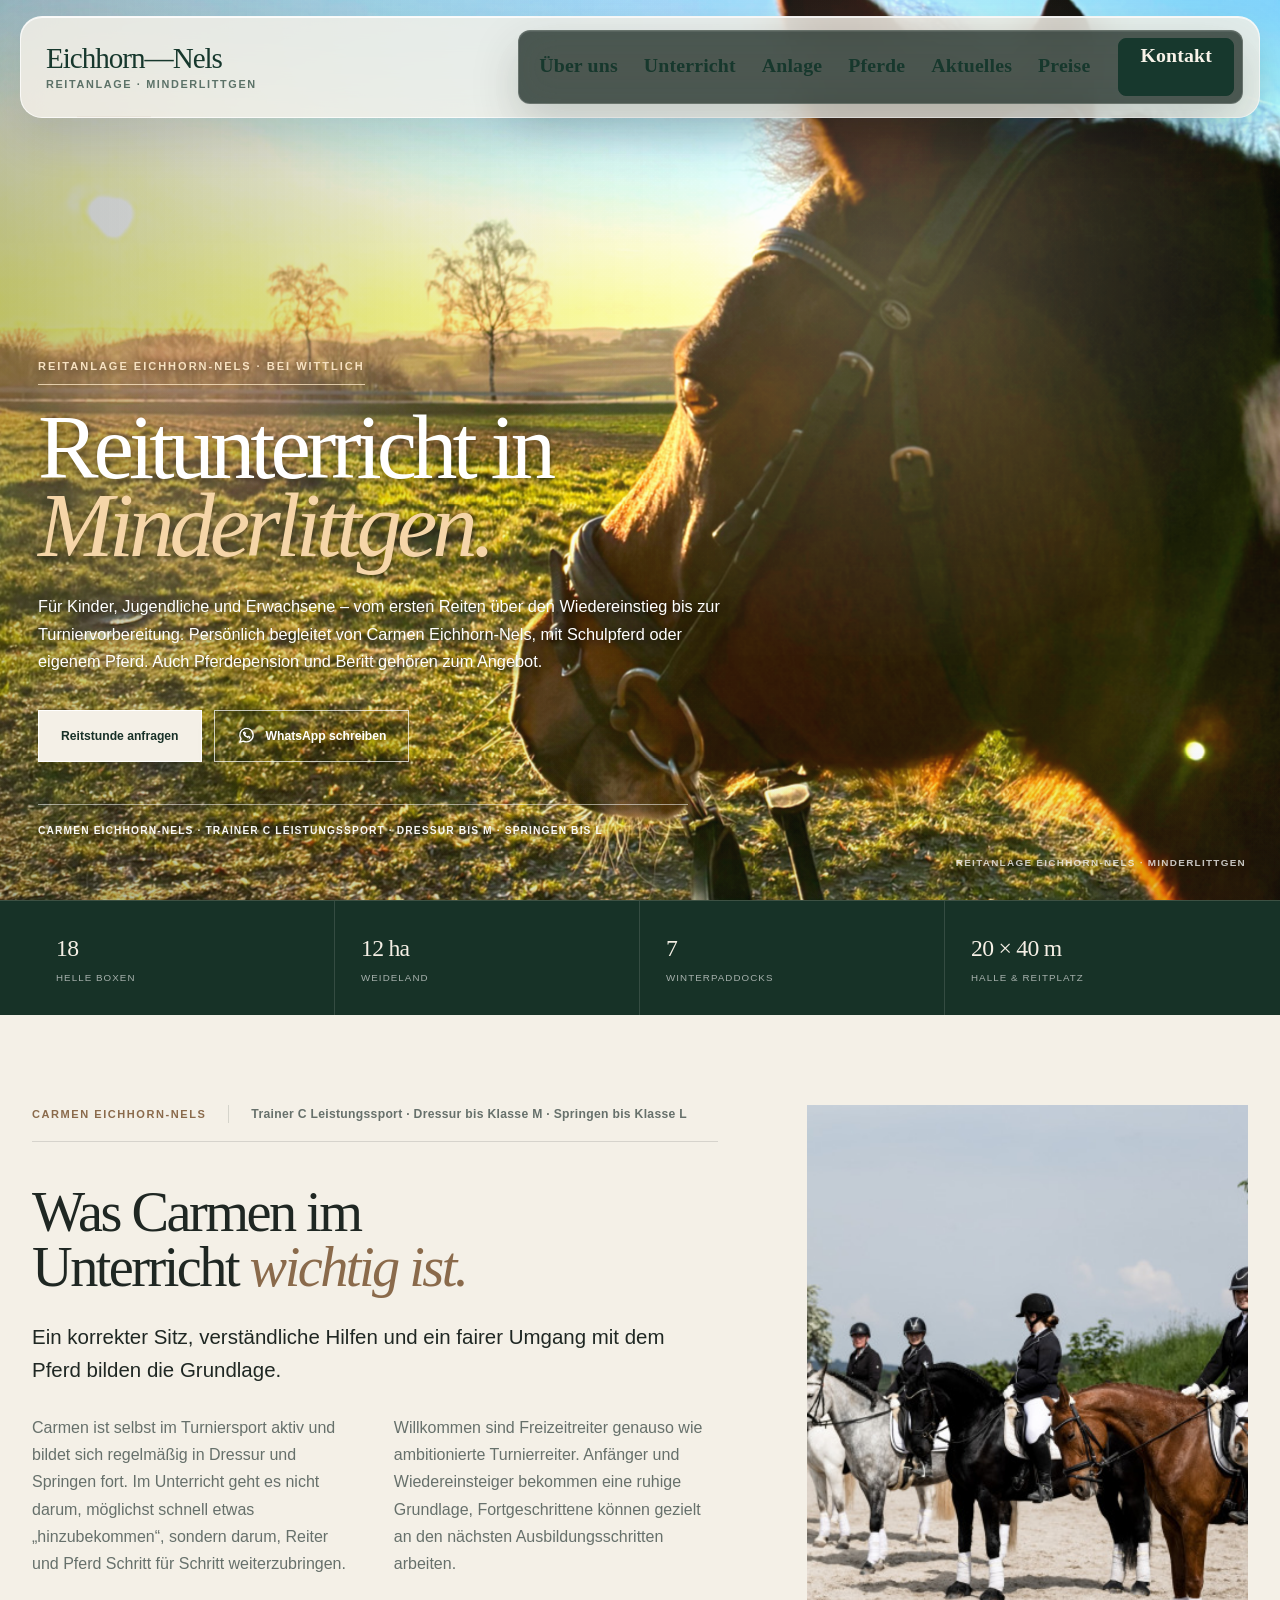
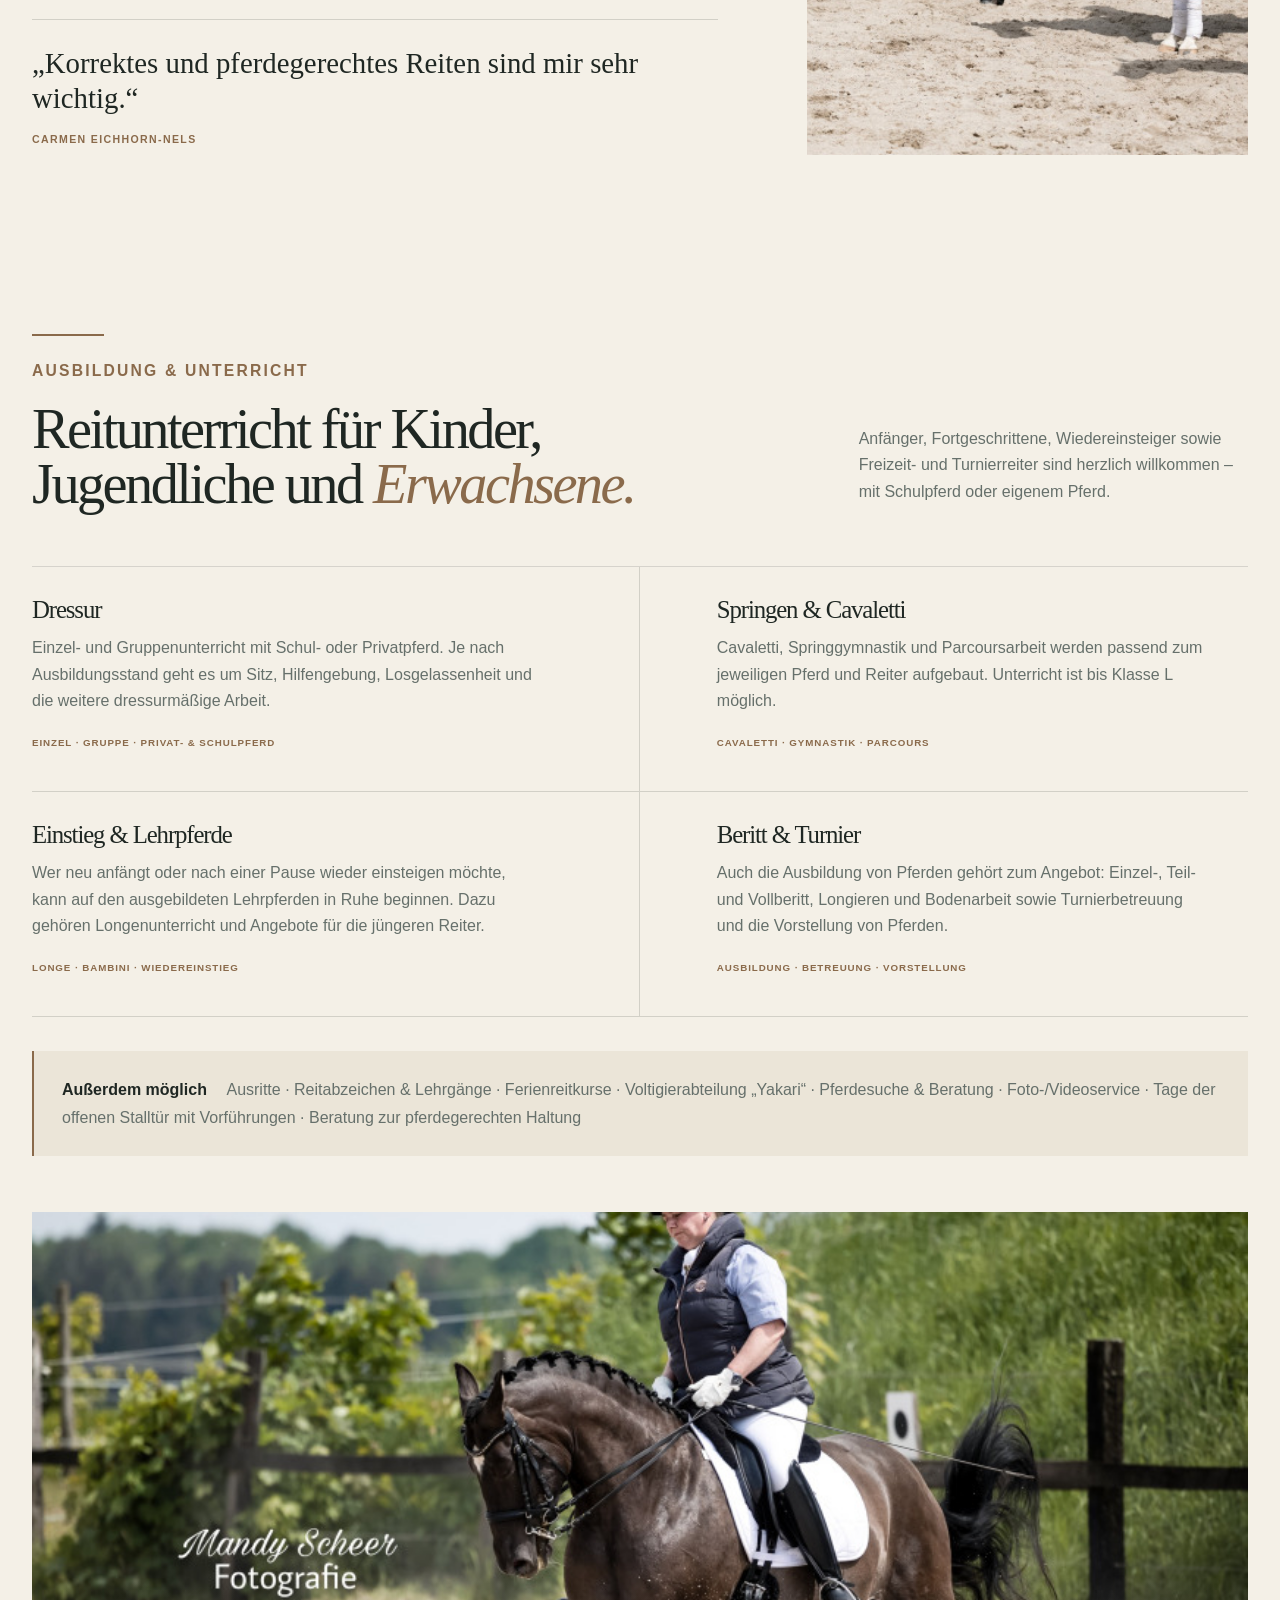
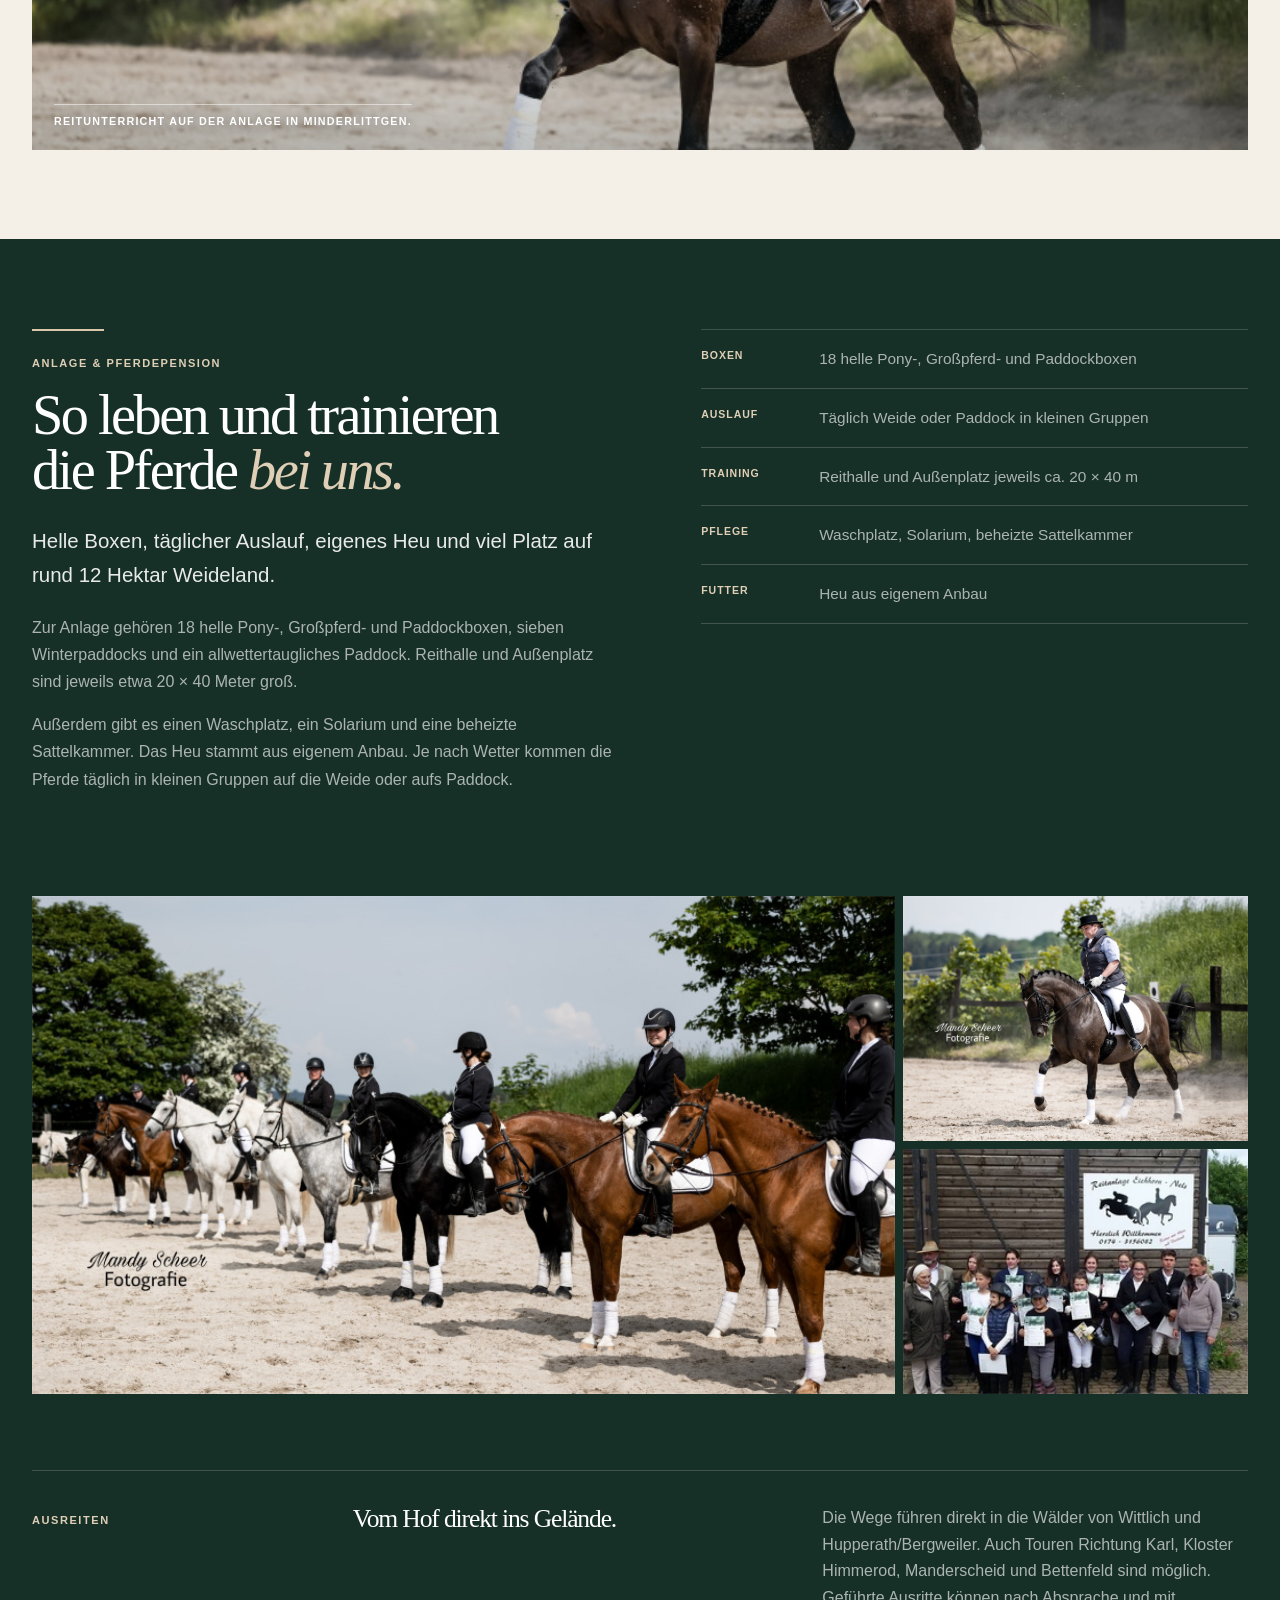
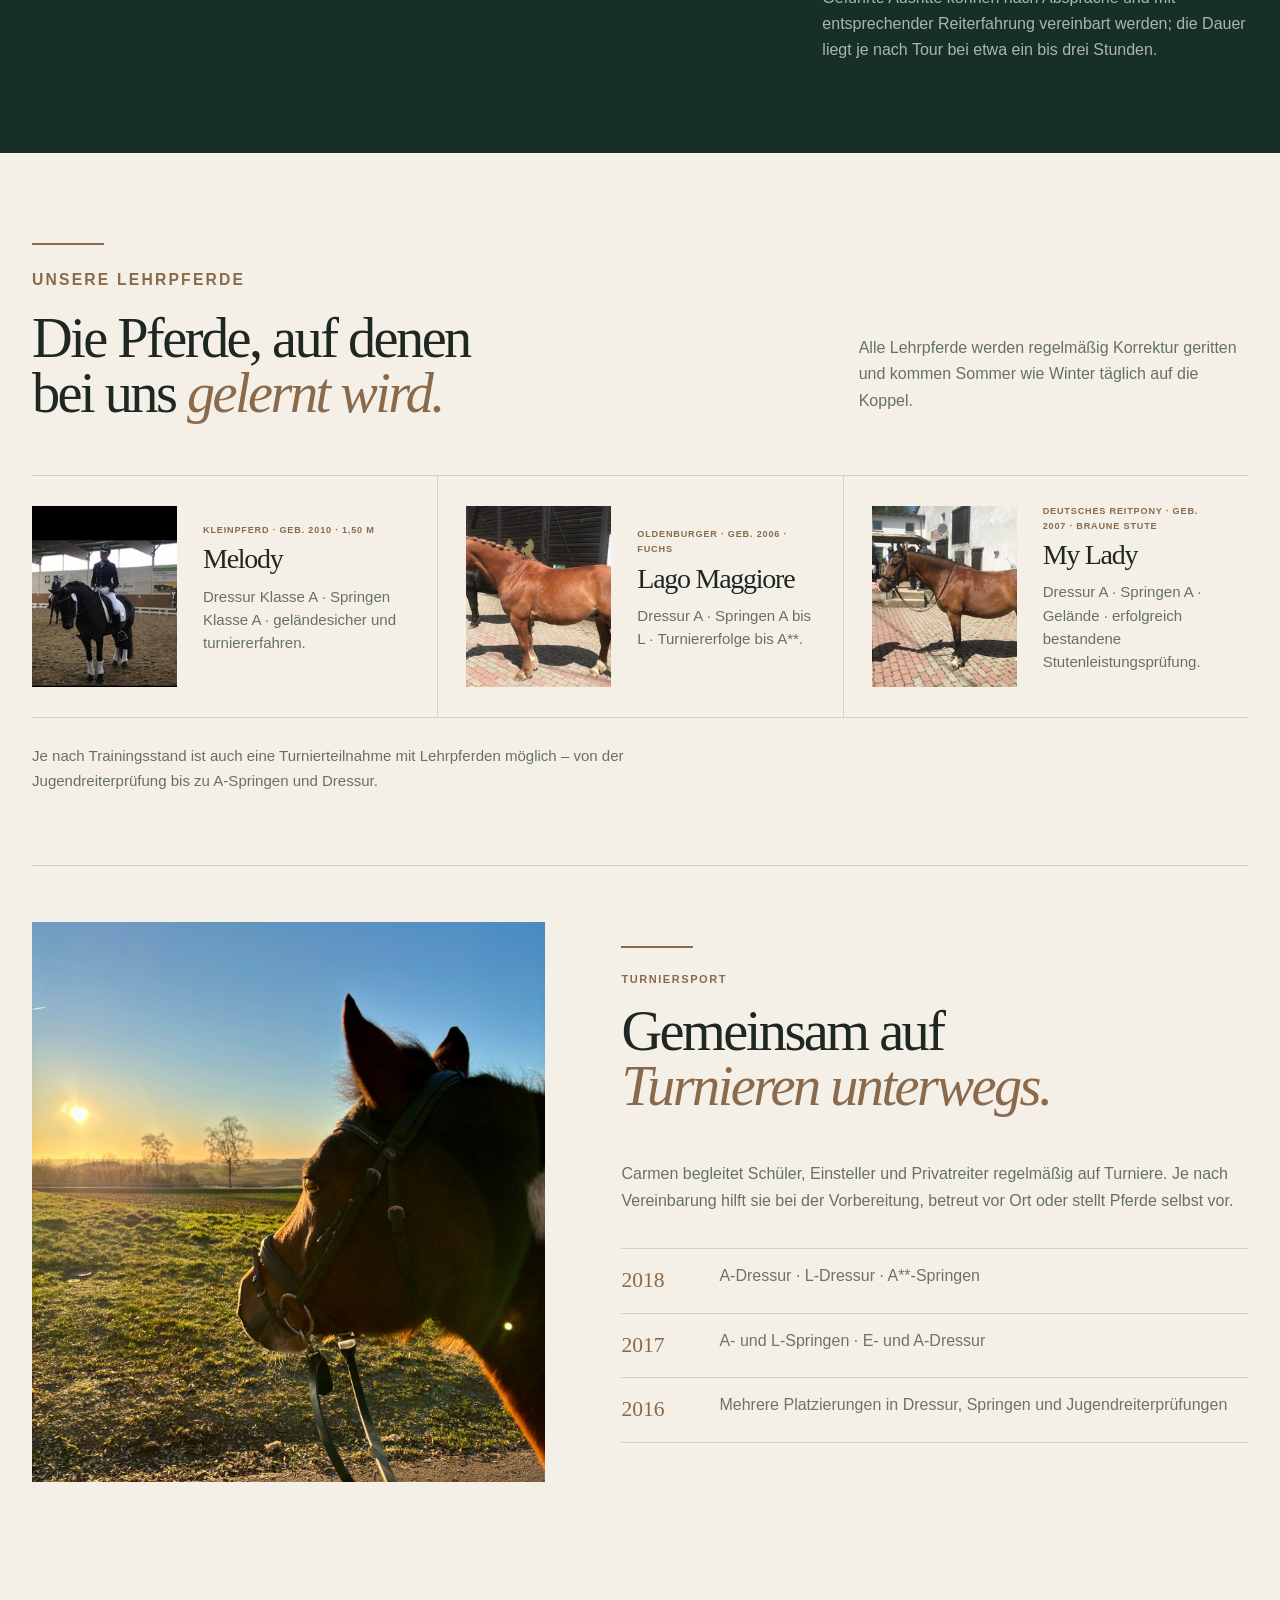
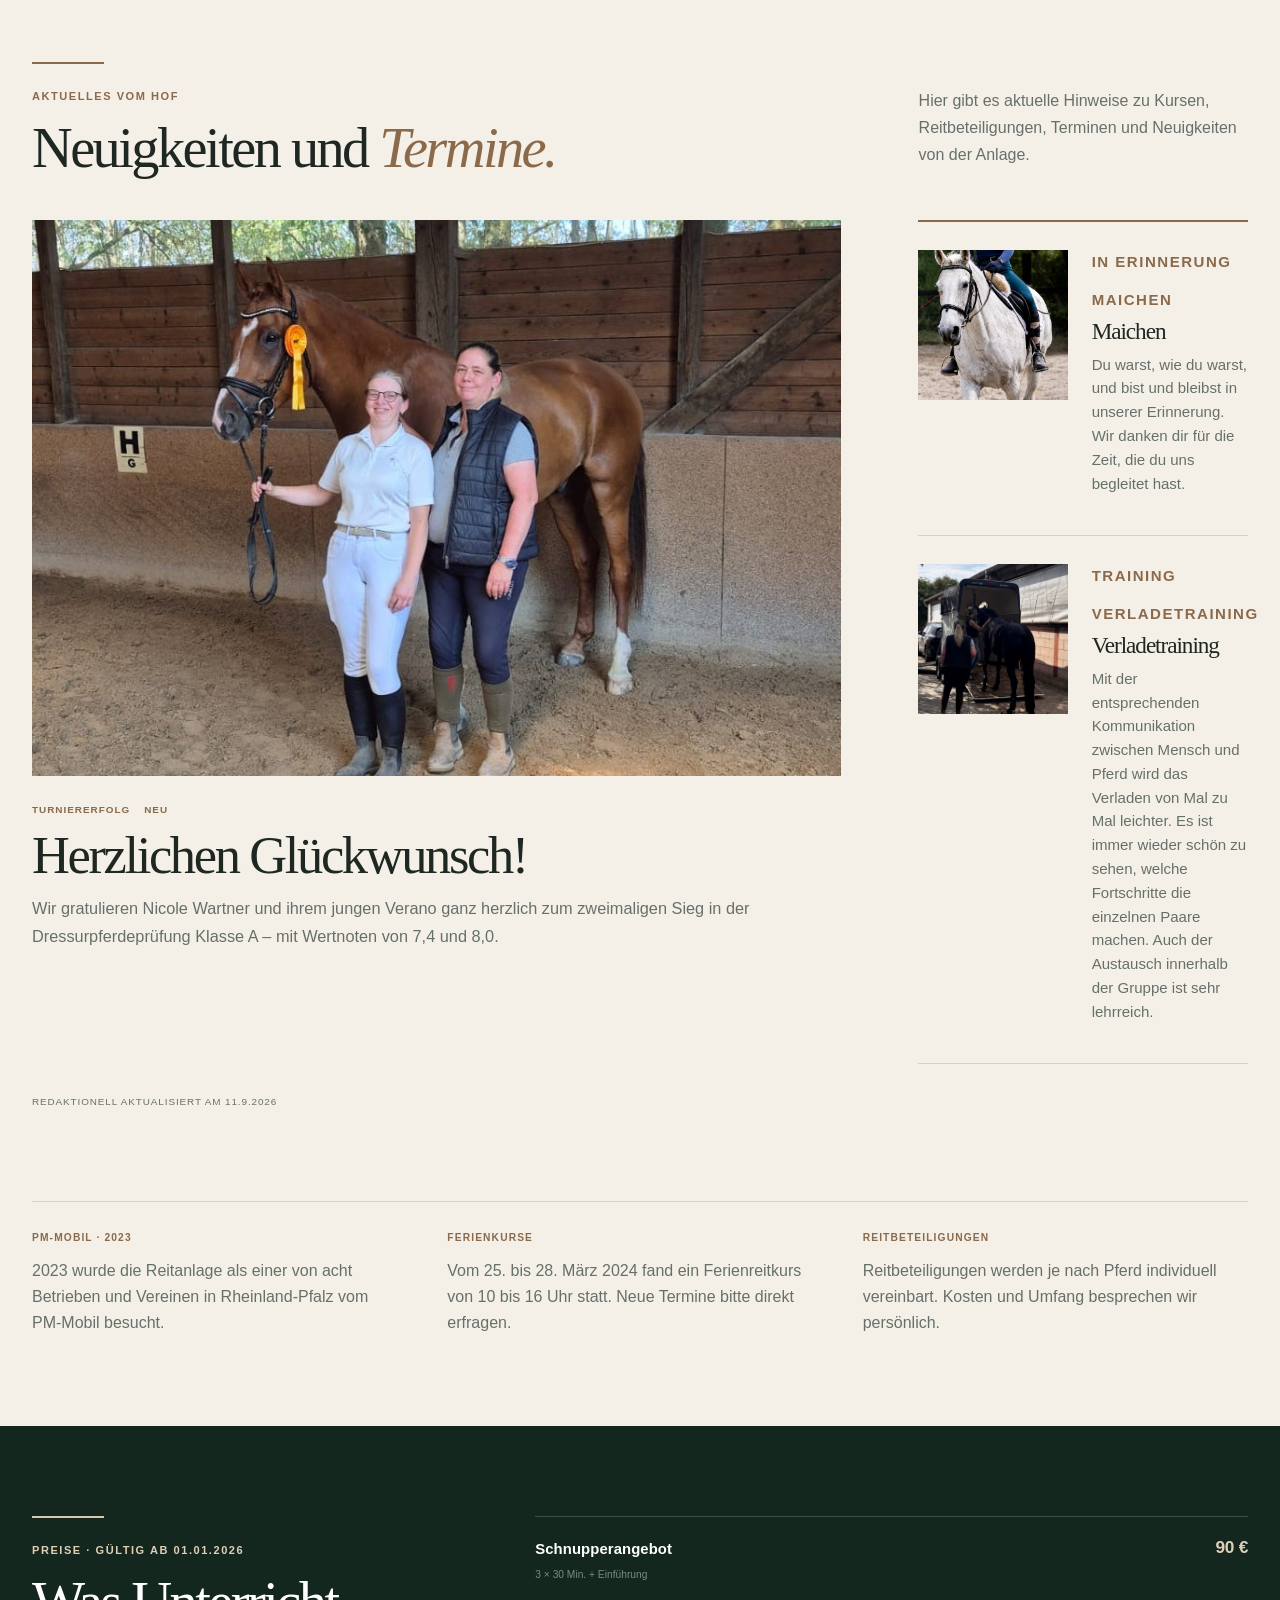
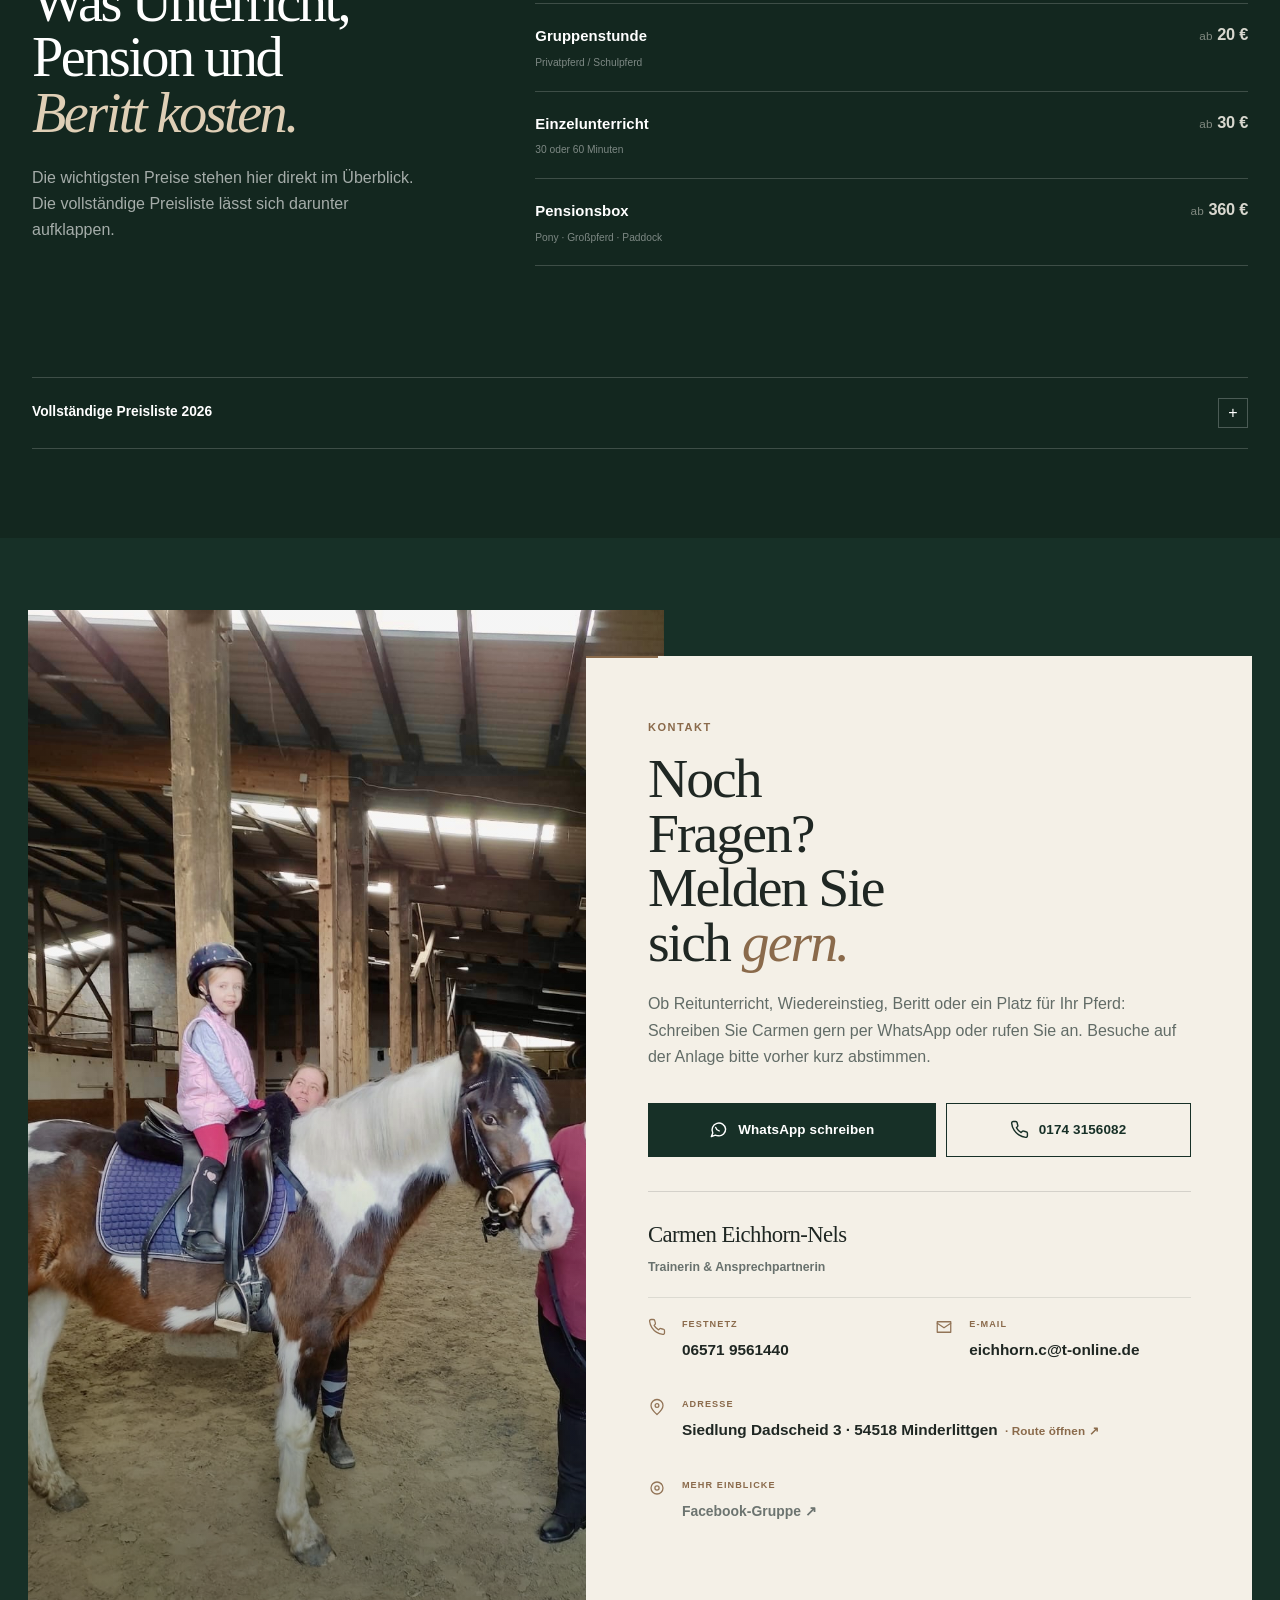
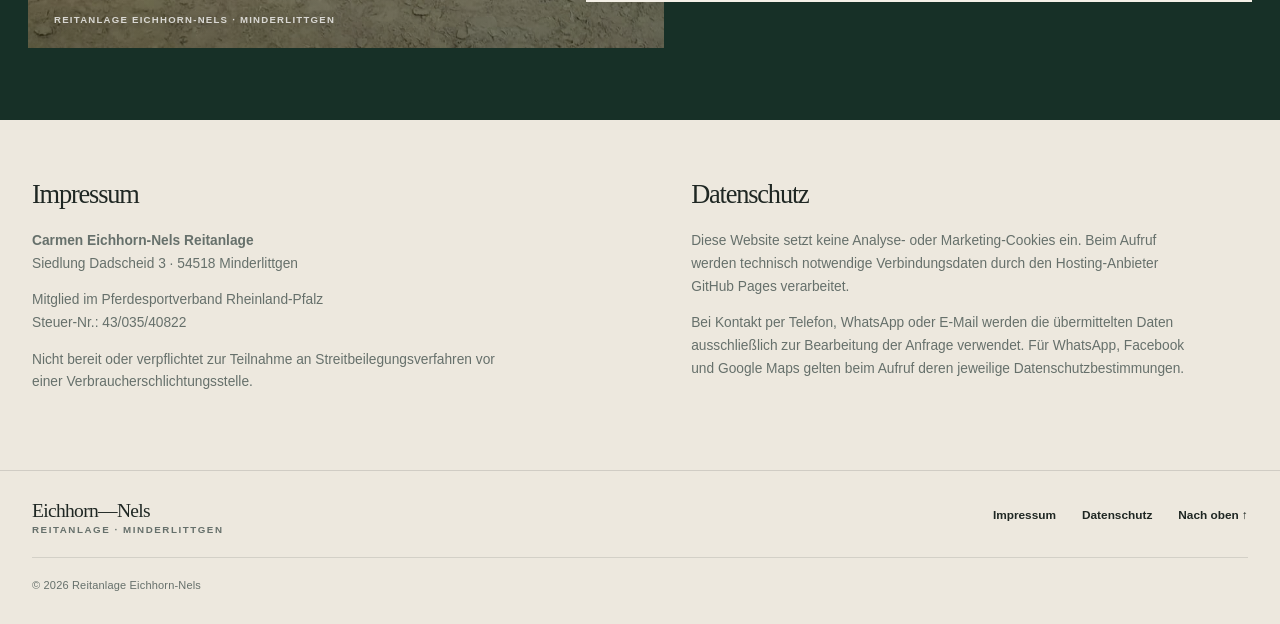
<file: index.html>
<!doctype html>
<html lang="de">
<head>
<meta charset="utf-8">
<meta name="viewport" content="width=device-width,initial-scale=1">
<title>Reitunterricht & Pferdepension bei Wittlich · Eichhorn-Nels</title>
<meta name="description" content="Reitunterricht für Kinder, Jugendliche und Erwachsene in Minderlittgen bei Wittlich. Dazu Pferdepension, Beritt, Ausritte, Reitabzeichen und Turnierbetreuung.">
<meta name="theme-color" content="#173027"><meta name="robots" content="index,follow">
<link rel="canonical" href="https://hapo3005.github.io/Reitanlage/">
<meta property="og:type" content="website"><meta property="og:locale" content="de_DE"><meta property="og:title" content="Reitunterricht & Pferdepension bei Wittlich | Eichhorn-Nels"><meta property="og:description" content="Reitunterricht für Kinder, Jugendliche und Erwachsene in Minderlittgen – vom Einstieg bis zur Turniervorbereitung. Dazu Pferdepension, Beritt und Ausritte."><meta property="og:image" content="https://hapo3005.github.io/Reitanlage/images/reitbeteiligung1.png"><meta name="twitter:card" content="summary_large_image">
<link rel="preload" as="image" href="images/reitbeteiligung1.png"><link rel="stylesheet" href="rebuild.css?v=20260912-price-polish1"><link rel="stylesheet" href="contact-finish.css?v=20260826-contact1">
<script type="application/ld+json">{"@context":"https://schema.org","@type":["SportsActivityLocation","LocalBusiness"],"name":"Reitanlage Eichhorn-Nels","url":"https://hapo3005.github.io/Reitanlage/","telephone":"+49 174 3156082","email":"eichhorn.c@t-online.de","address":{"@type":"PostalAddress","streetAddress":"Siedlung Dadscheid 3","postalCode":"54518","addressLocality":"Minderlittgen","addressRegion":"Rheinland-Pfalz","addressCountry":"DE"},"priceRange":"€€"}</script>
</head>
<body>
<a class="skip" href="#main">Zum Inhalt</a>
<header class="header" data-header><a class="wordmark" href="#start" aria-label="Reitanlage Eichhorn-Nels – Startseite"><strong>Eichhorn—Nels</strong><span>Reitanlage · Minderlittgen</span></a><button class="menu" type="button" aria-expanded="false" aria-controls="nav" data-menu><span></span><span></span><span class="sr-only">Menü</span></button><nav id="nav" class="nav" data-nav aria-label="Hauptnavigation"><a href="#haltung">Über uns</a><a href="#ausbildung">Unterricht</a><a href="#anlage">Anlage</a><a href="#pferde">Pferde</a><a href="#aktuelles">Aktuelles</a><a href="#preise">Preise</a><a class="nav-cta" href="#kontakt">Kontakt</a></nav></header>
<main id="main">
<section class="hero" id="start"><div class="hero-copy" data-reveal><p class="kicker">Reitanlage Eichhorn-Nels · bei Wittlich</p><h1>Reitunterricht in <em>Minderlittgen.</em></h1><p class="hero-intro">Für Kinder, Jugendliche und Erwachsene – vom ersten Reiten über den Wiedereinstieg bis zur Turniervorbereitung. Persönlich begleitet von Carmen Eichhorn-Nels, mit Schulpferd oder eigenem Pferd. Auch Pferdepension und Beritt gehören zum Angebot.</p><div class="hero-links"><a class="text-link" href="#kontakt">Reitstunde anfragen</a><a class="text-link muted" href="https://wa.me/491743156082?text=Hallo%20Frau%20Eichhorn-Nels%2C%20ich%20interessiere%20mich%20f%C3%BCr%20Reitunterricht." rel="noopener">WhatsApp schreiben</a></div><p class="credential">Carmen Eichhorn-Nels · Trainer C Leistungssport · Dressur bis M · Springen bis L</p></div><figure class="hero-image"><img src="images/reitbeteiligung1.png" alt="Pferd im Abendlicht auf der Reitanlage Eichhorn-Nels"><figcaption>Reitanlage Eichhorn-Nels · Minderlittgen</figcaption></figure></section>
<section class="facts" aria-label="Eckdaten"><div><strong>18</strong><span>helle Boxen</span></div><div><strong>12 ha</strong><span>Weideland</span></div><div><strong>7</strong><span>Winterpaddocks</span></div><div><strong>20 × 40 m</strong><span>Halle & Reitplatz</span></div></section>
<section class="chapter chapter-light" id="haltung"><div class="chapter-index"><p class="kicker">Carmen Eichhorn-Nels</p><p class="side-note">Trainer C Leistungssport · Dressur bis Klasse M · Springen bis Klasse L</p></div><div class="philosophy-copy" data-reveal><h2>Was Carmen im Unterricht <em>wichtig ist.</em></h2><p class="lead">Ein korrekter Sitz, verständliche Hilfen und ein fairer Umgang mit dem Pferd bilden die Grundlage.</p><div class="copy-columns"><p>Carmen ist selbst im Turniersport aktiv und bildet sich regelmäßig in Dressur und Springen fort. Im Unterricht geht es nicht darum, möglichst schnell etwas „hinzubekommen“, sondern darum, Reiter und Pferd Schritt für Schritt weiterzubringen.</p><p>Willkommen sind Freizeitreiter genauso wie ambitionierte Turnierreiter. Anfänger und Wiedereinsteiger bekommen eine ruhige Grundlage, Fortgeschrittene können gezielt an den nächsten Ausbildungsschritten arbeiten.</p></div><blockquote>„Korrektes und pferdegerechtes Reiten sind mir sehr wichtig.“<cite>Carmen Eichhorn-Nels</cite></blockquote></div><figure class="editorial-image" data-reveal><img src="images/eventbild1.png" alt="Reiter und Pferd bei der Arbeit auf der Reitanlage Eichhorn-Nels"></figure></section>
<section class="chapter training" id="ausbildung"><header class="chapter-head" data-reveal><p class="kicker">Ausbildung & Unterricht</p><h2>Reitunterricht für Kinder, Jugendliche und <em>Erwachsene.</em></h2><p>Anfänger, Fortgeschrittene, Wiedereinsteiger sowie Freizeit- und Turnierreiter sind herzlich willkommen – mit Schulpferd oder eigenem Pferd.</p></header><div class="training-grid"><article data-reveal><h3>Dressur</h3><p>Einzel- und Gruppenunterricht mit Schul- oder Privatpferd. Je nach Ausbildungsstand geht es um Sitz, Hilfengebung, Losgelassenheit und die weitere dressurmäßige Arbeit.</p><span>Einzel · Gruppe · Privat- & Schulpferd</span></article><article data-reveal><h3>Springen & Cavaletti</h3><p>Cavaletti, Springgymnastik und Parcoursarbeit werden passend zum jeweiligen Pferd und Reiter aufgebaut. Unterricht ist bis Klasse L möglich.</p><span>Cavaletti · Gymnastik · Parcours</span></article><article data-reveal><h3>Einstieg & Lehrpferde</h3><p>Wer neu anfängt oder nach einer Pause wieder einsteigen möchte, kann auf den ausgebildeten Lehrpferden in Ruhe beginnen. Dazu gehören Longenunterricht und Angebote für die jüngeren Reiter.</p><span>Longe · Bambini · Wiedereinstieg</span></article><article data-reveal><h3>Beritt & Turnier</h3><p>Auch die Ausbildung von Pferden gehört zum Angebot: Einzel-, Teil- und Vollberitt, Longieren und Bodenarbeit sowie Turnierbetreuung und die Vorstellung von Pferden.</p><span>Ausbildung · Betreuung · Vorstellung</span></article></div><div class="service-ribbon" data-reveal><p><strong>Außerdem möglich</strong> Ausritte · Reitabzeichen & Lehrgänge · Ferienreitkurse · Voltigierabteilung „Yakari“ · Pferdesuche & Beratung · Foto-/Videoservice · Tage der offenen Stalltür mit Vorführungen · Beratung zur pferdegerechten Haltung</p></div><figure class="cinematic" data-reveal><img src="images/eventbild2.png" alt="Reitsport auf der Reitanlage Eichhorn-Nels"><figcaption>Reitunterricht auf der Anlage in Minderlittgen.</figcaption></figure></section>
<section class="chapter stable" id="anlage"><div class="stable-copy" data-reveal><p class="kicker light">Anlage & Pferdepension</p><h2>So leben und trainieren die Pferde <em>bei uns.</em></h2><p class="lead light-text">Helle Boxen, täglicher Auslauf, eigenes Heu und viel Platz auf rund 12 Hektar Weideland.</p><p>Zur Anlage gehören 18 helle Pony-, Großpferd- und Paddockboxen, sieben Winterpaddocks und ein allwettertaugliches Paddock. Reithalle und Außenplatz sind jeweils etwa 20 × 40 Meter groß.</p><p>Außerdem gibt es einen Waschplatz, ein Solarium und eine beheizte Sattelkammer. Das Heu stammt aus eigenem Anbau. Je nach Wetter kommen die Pferde täglich in kleinen Gruppen auf die Weide oder aufs Paddock.</p></div><dl class="stable-specs" data-reveal><div><dt>Boxen</dt><dd>18 helle Pony-, Großpferd- und Paddockboxen</dd></div><div><dt>Auslauf</dt><dd>Täglich Weide oder Paddock in kleinen Gruppen</dd></div><div><dt>Training</dt><dd>Reithalle und Außenplatz jeweils ca. 20 × 40 m</dd></div><div><dt>Pflege</dt><dd>Waschplatz, Solarium, beheizte Sattelkammer</dd></div><div><dt>Futter</dt><dd>Heu aus eigenem Anbau</dd></div></dl><div class="stable-gallery" data-reveal><figure class="sg-main"><img src="images/eventbild1.png" alt="Impression von der Reitanlage"></figure><figure><img src="images/eventbild2.png" alt="Reiter und Pferd"></figure><figure><img src="images/eventbild3.png" alt="Hofleben auf der Reitanlage"></figure></div><div class="terrain" data-reveal><p class="kicker light">Ausreiten</p><h3>Vom Hof direkt ins Gelände.</h3><p>Die Wege führen direkt in die Wälder von Wittlich und Hupperath/Bergweiler. Auch Touren Richtung Karl, Kloster Himmerod, Manderscheid und Bettenfeld sind möglich. Geführte Ausritte können nach Absprache und mit entsprechender Reiterfahrung vereinbart werden; die Dauer liegt je nach Tour bei etwa ein bis drei Stunden.</p></div></section>
<section class="chapter horses" id="pferde"><header class="chapter-head narrow" data-reveal><p class="kicker">Unsere Lehrpferde</p><h2>Die Pferde, auf denen bei uns <em>gelernt wird.</em></h2><p>Alle Lehrpferde werden regelmäßig Korrektur geritten und kommen Sommer wie Winter täglich auf die Koppel.</p></header><div class="horse-ledger"><article data-reveal><figure><img src="images/schulpferd1.png" alt="Schulpferd Melody"></figure><div><p class="horse-meta">Kleinpferd · geb. 2010 · 1,50 m</p><h3>Melody</h3><p>Dressur Klasse A · Springen Klasse A · geländesicher und turniererfahren.</p></div></article><article data-reveal><figure><img src="images/schulpferd2.png" alt="Lago Maggiore, Oldenburger"></figure><div><p class="horse-meta">Oldenburger · geb. 2006 · Fuchs</p><h3>Lago Maggiore</h3><p>Dressur A · Springen A bis L · Turniererfolge bis A**.</p></div></article><article data-reveal><figure><img src="images/schulpferd3.png" alt="Schulpferd My Lady"></figure><div><p class="horse-meta">Deutsches Reitpony · geb. 2007 · braune Stute</p><h3>My Lady</h3><p>Dressur A · Springen A · Gelände · erfolgreich bestandene Stutenleistungsprüfung.</p></div></article></div><p class="horse-note" data-reveal>Je nach Trainingsstand ist auch eine Turnierteilnahme mit Lehrpferden möglich – von der Jugendreiterprüfung bis zu A-Springen und Dressur.</p><div class="sport-story" data-reveal><figure><img src="images/reitbeteiligung1.png" alt="Reitbeteiligung und Turniersport"></figure><div><p class="kicker">Turniersport</p><h2>Gemeinsam auf <em>Turnieren unterwegs.</em></h2><p>Carmen begleitet Schüler, Einsteller und Privatreiter regelmäßig auf Turniere. Je nach Vereinbarung hilft sie bei der Vorbereitung, betreut vor Ort oder stellt Pferde selbst vor.</p><dl class="results"><div><dt>2018</dt><dd>A-Dressur · L-Dressur · A**-Springen</dd></div><div><dt>2017</dt><dd>A- und L-Springen · E- und A-Dressur</dd></div><div><dt>2016</dt><dd>Mehrere Platzierungen in Dressur, Springen und Jugendreiterprüfungen</dd></div></dl></div></div></section>
<section class="chapter news" id="aktuelles"><header class="chapter-head news-head" data-reveal><div><p class="kicker">Aktuelles vom Hof</p><h2>Neuigkeiten und <em>Termine.</em></h2></div><p>Hier gibt es aktuelle Hinweise zu Kursen, Reitbeteiligungen, Terminen und Neuigkeiten von der Anlage.</p></header><div data-news-content class="news-host"><p>Aktuelles wird geladen …</p></div><p class="updated" data-news-updated></p><div class="history-strip" data-reveal><article><span>PM-Mobil · 2023</span><p>2023 wurde die Reitanlage als einer von acht Betrieben und Vereinen in Rheinland-Pfalz vom PM-Mobil besucht.</p></article><article><span>Ferienkurse</span><p>Vom 25. bis 28. März 2024 fand ein Ferienreitkurs von 10 bis 16 Uhr statt. Neue Termine bitte direkt erfragen.</p></article><article><span>Reitbeteiligungen</span><p>Reitbeteiligungen werden je nach Pferd individuell vereinbart. Kosten und Umfang besprechen wir persönlich.</p></article></div></section>
<section class="chapter pricing" id="preise"><div class="pricing-intro" data-reveal><p class="kicker light">Preise · gültig ab 01.01.2026</p><h2>Was Unterricht, Pension und <em>Beritt kosten.</em></h2><p>Die wichtigsten Preise stehen hier direkt im Überblick. Die vollständige Preisliste lässt sich darunter aufklappen.</p></div><dl class="price-highlight" data-reveal><div class="price-highlight-featured"><dt>Schnupperangebot</dt><dd><strong>90 €</strong></dd><span>3 × 30 Min. + Einführung</span></div><div><dt>Gruppenstunde</dt><dd><span class="price-prefix">ab</span> <strong>20 €</strong></dd><span>Privatpferd / Schulpferd</span></div><div><dt>Einzelunterricht</dt><dd><span class="price-prefix">ab</span> <strong>30 €</strong></dd><span>30 oder 60 Minuten</span></div><div><dt>Pensionsbox</dt><dd><span class="price-prefix">ab</span> <strong>360 €</strong></dd><span>Pony · Großpferd · Paddock</span></div></dl><details class="price-details" data-reveal><summary><span>Vollständige Preisliste 2026</span><span aria-hidden="true">+</span></summary><div class="table-wrap"><table><thead><tr><th>Angebot</th><th>Bezeichnung</th><th>Dauer / Umfang</th><th>Einzelpreis</th><th>Karte / Monat</th></tr></thead><tbody><tr><td>Schnupperangebot</td><td>Jugendliche & Erwachsene</td><td>3 × Einzelunterricht je 30 Min. + Einführungsgespräch</td><td>90,00 €</td><td>–</td></tr><tr><td>Gruppenstunde</td><td>Jugendliche mit Schulpferd</td><td>60 Minuten</td><td>25,00 €</td><td>10er 230 € · 5er 120 €</td></tr><tr><td>Gruppenstunde</td><td>Erwachsene mit Schulpferd</td><td>60 Minuten</td><td>30,00 €</td><td>10er 270 € · 5er 145 €</td></tr><tr><td>Gruppenstunde</td><td>mit Privatpferd</td><td>60 Minuten</td><td>20,00 €</td><td>10er 180 € · 5er 95 €</td></tr><tr><td>Einzelunterricht</td><td>Schulpferd</td><td>60 Minuten</td><td>50,00 €</td><td>10er 470 € · 5er 240 €</td></tr><tr><td>Einzelunterricht</td><td>Schulpferd</td><td>30 Minuten</td><td>35,00 €</td><td>10er 320 € · 5er 165 €</td></tr><tr><td>Einzelunterricht</td><td>Privatpferd</td><td>60 Minuten</td><td>45,00 €</td><td>10er 420 € · 5er 215 €</td></tr><tr><td>Einzelunterricht</td><td>Privatpferd</td><td>30 Minuten</td><td>30,00 €</td><td>10er 270 € · 5er 140 €</td></tr><tr><td>Hallennutzung</td><td>mit Reitunterricht</td><td>–</td><td>5,00 €</td><td>–</td></tr><tr><td>Hallennutzung</td><td>ohne Reitunterricht</td><td>–</td><td>10,00 €</td><td>–</td></tr><tr><td>Longenunterricht</td><td>Jugendliche mit Schulpferd</td><td>30 Minuten</td><td>30,00 €</td><td>10er 270 € · 5er 145 €</td></tr><tr><td>Longenunterricht</td><td>Erwachsene mit Schulpferd</td><td>30 Minuten</td><td>35,00 €</td><td>10er 330 € · 5er 170 €</td></tr><tr><td>Ausritt</td><td>Schulpferd</td><td>Dauer nach Vereinbarung</td><td>35,00 € / Std.</td><td>–</td></tr><tr><td>Pensionsbox</td><td>Großpferd bis 16 qm</td><td>all inclusive*</td><td>390,00 € / Monat</td><td>Späne auf Anfrage</td></tr><tr><td>Pensionsbox</td><td>Ponybox bis 12 qm</td><td>all inclusive*</td><td>360,00 € / Monat</td><td>Späne auf Anfrage</td></tr><tr><td>Pensionsbox</td><td>Paddockbox</td><td>all inclusive*</td><td>430,00 € / Monat</td><td>Späne auf Anfrage</td></tr><tr><td>Pferdeausbildung</td><td>Einzelberitt</td><td>1 Tag pro Woche</td><td>45,00 € / Woche</td><td>160,00 € / Monat</td></tr><tr><td>Pferdeausbildung</td><td>Teilberitt</td><td>2 Tage pro Woche</td><td>80,00 € / Woche</td><td>280,00 € / Monat</td></tr><tr><td>Pferdeausbildung</td><td>Vollberitt</td><td>5 Tage pro Woche</td><td>auf Anfrage</td><td>500,00 € / Monat</td></tr><tr><td>Pferdeausbildung</td><td>Longieren / Bodenarbeit</td><td>1 Tag pro Woche · 30 Min.</td><td>30,00 € / Woche</td><td>110,00 € / Monat</td></tr><tr><td>Pferdeausbildung</td><td>Longieren / Bodenarbeit</td><td>1 Tag pro Woche · 45 Min.</td><td>38,00 € / Woche</td><td>140,00 € / Monat</td></tr><tr><td>Ferienkurs</td><td>Jugendliche 6–18 Jahre</td><td>5 Tage · 10–16 Uhr · Getränke, Snacks & Theorie inkl.</td><td>295,00 €</td><td>–</td></tr><tr><td>Winterdienst</td><td>Möhrenfütterung</td><td>zusätzliche Möhrenfütterung</td><td>auf Anfrage</td><td>–</td></tr><tr><td>Deckendienst</td><td>Ein- und Ausdecken</td><td>Weide- und Abschwitzdecke</td><td>50,00 €</td><td>–</td></tr></tbody></table></div><div class="price-notes"><p><strong>*All inclusive:</strong> 7 Tage witterungsbedingter Weide-/Paddockdienst sowie Nutzung von Anlage, Halle, Reitplatz und Waschplatz.</p><p>Alle Karten und gebuchten Monatsbeiträge werden nicht ausgezahlt oder erstattet und sind nicht übertragbar.</p><p>Alle gebuchten Leistungen, die nicht mindestens 24 Stunden vorher abgesagt werden, sind zu zahlen.</p></div></details></section>
<section class="contact contact-editorial" id="kontakt"><figure class="contact-image"><img src="images/familieanuth.png" alt="Gemeinsamer Moment mit Pferd auf der Reitanlage Eichhorn-Nels"><figcaption>Reitanlage Eichhorn-Nels · Minderlittgen</figcaption></figure><div class="contact-copy" data-reveal><p class="kicker">Kontakt</p><h2>Noch Fragen? Melden Sie sich <em>gern.</em></h2><p>Ob Reitunterricht, Wiedereinstieg, Beritt oder ein Platz für Ihr Pferd: Schreiben Sie Carmen gern per WhatsApp oder rufen Sie an. Besuche auf der Anlage bitte vorher kurz abstimmen.</p><div class="contact-actions"><a href="https://wa.me/491743156082?text=Hallo%20Frau%20Eichhorn-Nels%2C%20ich%20habe%20eine%20Anfrage%20zur%20Reitanlage." rel="noopener">WhatsApp schreiben</a><a href="tel:+491743156082">0174 3156082</a></div><address><p><span>Carmen Eichhorn-Nels</span><strong>Trainerin & Ansprechpartnerin</strong></p><p><span>Festnetz</span><a href="tel:+4965719561440">06571 9561440</a></p><p><span>E-Mail</span><a href="mailto:eichhorn.c@t-online.de">eichhorn.c@t-online.de</a></p><p><span>Adresse</span><a href="https://www.google.com/maps/search/?api=1&query=Siedlung+Dadscheid+3+54518+Minderlittgen" rel="noopener">Siedlung Dadscheid 3 · 54518 Minderlittgen</a></p><p><span>Mehr Einblicke</span><a href="https://www.facebook.com/groups/403038393066632/" rel="noopener">Facebook-Gruppe ↗</a></p></address></div></section>
<section class="legal" id="impressum"><div><h2>Impressum</h2><p><strong>Carmen Eichhorn-Nels Reitanlage</strong><br>Siedlung Dadscheid 3 · 54518 Minderlittgen</p><p>Mitglied im Pferdesportverband Rheinland-Pfalz<br>Steuer-Nr.: 43/035/40822</p><p>Nicht bereit oder verpflichtet zur Teilnahme an Streitbeilegungsverfahren vor einer Verbraucherschlichtungsstelle.</p></div><div id="datenschutz"><h2>Datenschutz</h2><p>Diese Website setzt keine Analyse- oder Marketing-Cookies ein. Beim Aufruf werden technisch notwendige Verbindungsdaten durch den Hosting-Anbieter GitHub Pages verarbeitet.</p><p>Bei Kontakt per Telefon, WhatsApp oder E-Mail werden die übermittelten Daten ausschließlich zur Bearbeitung der Anfrage verwendet. Für WhatsApp, Facebook und Google Maps gelten beim Aufruf deren jeweilige Datenschutzbestimmungen.</p></div></section>
</main><footer class="footer"><a class="wordmark footer-mark" href="#start"><strong>Eichhorn—Nels</strong><span>Reitanlage · Minderlittgen</span></a><nav><a href="#impressum">Impressum</a><a href="#datenschutz">Datenschutz</a><a href="#start">Nach oben ↑</a></nav><p>© <span data-year></span> Reitanlage Eichhorn-Nels</p></footer><script src="script.js?v=20260826-rebuild4"></script></body></html>
</file>
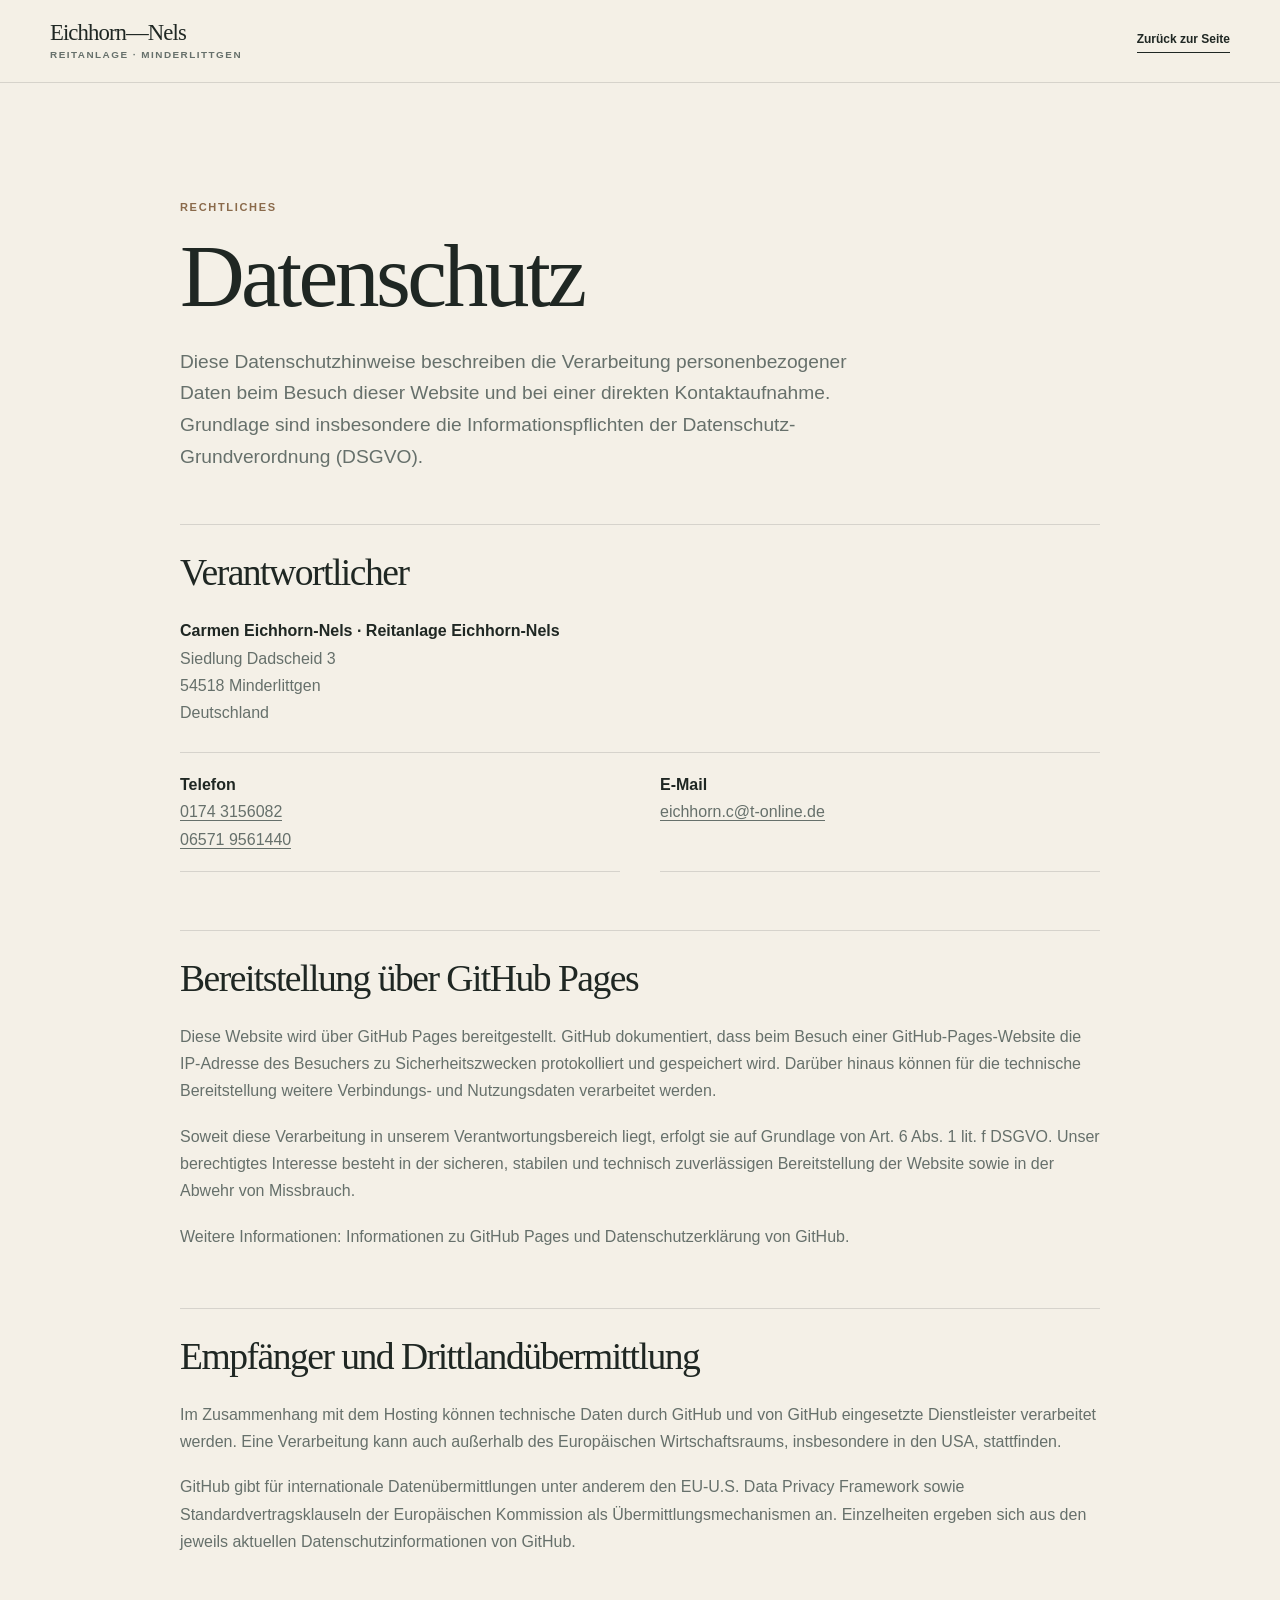
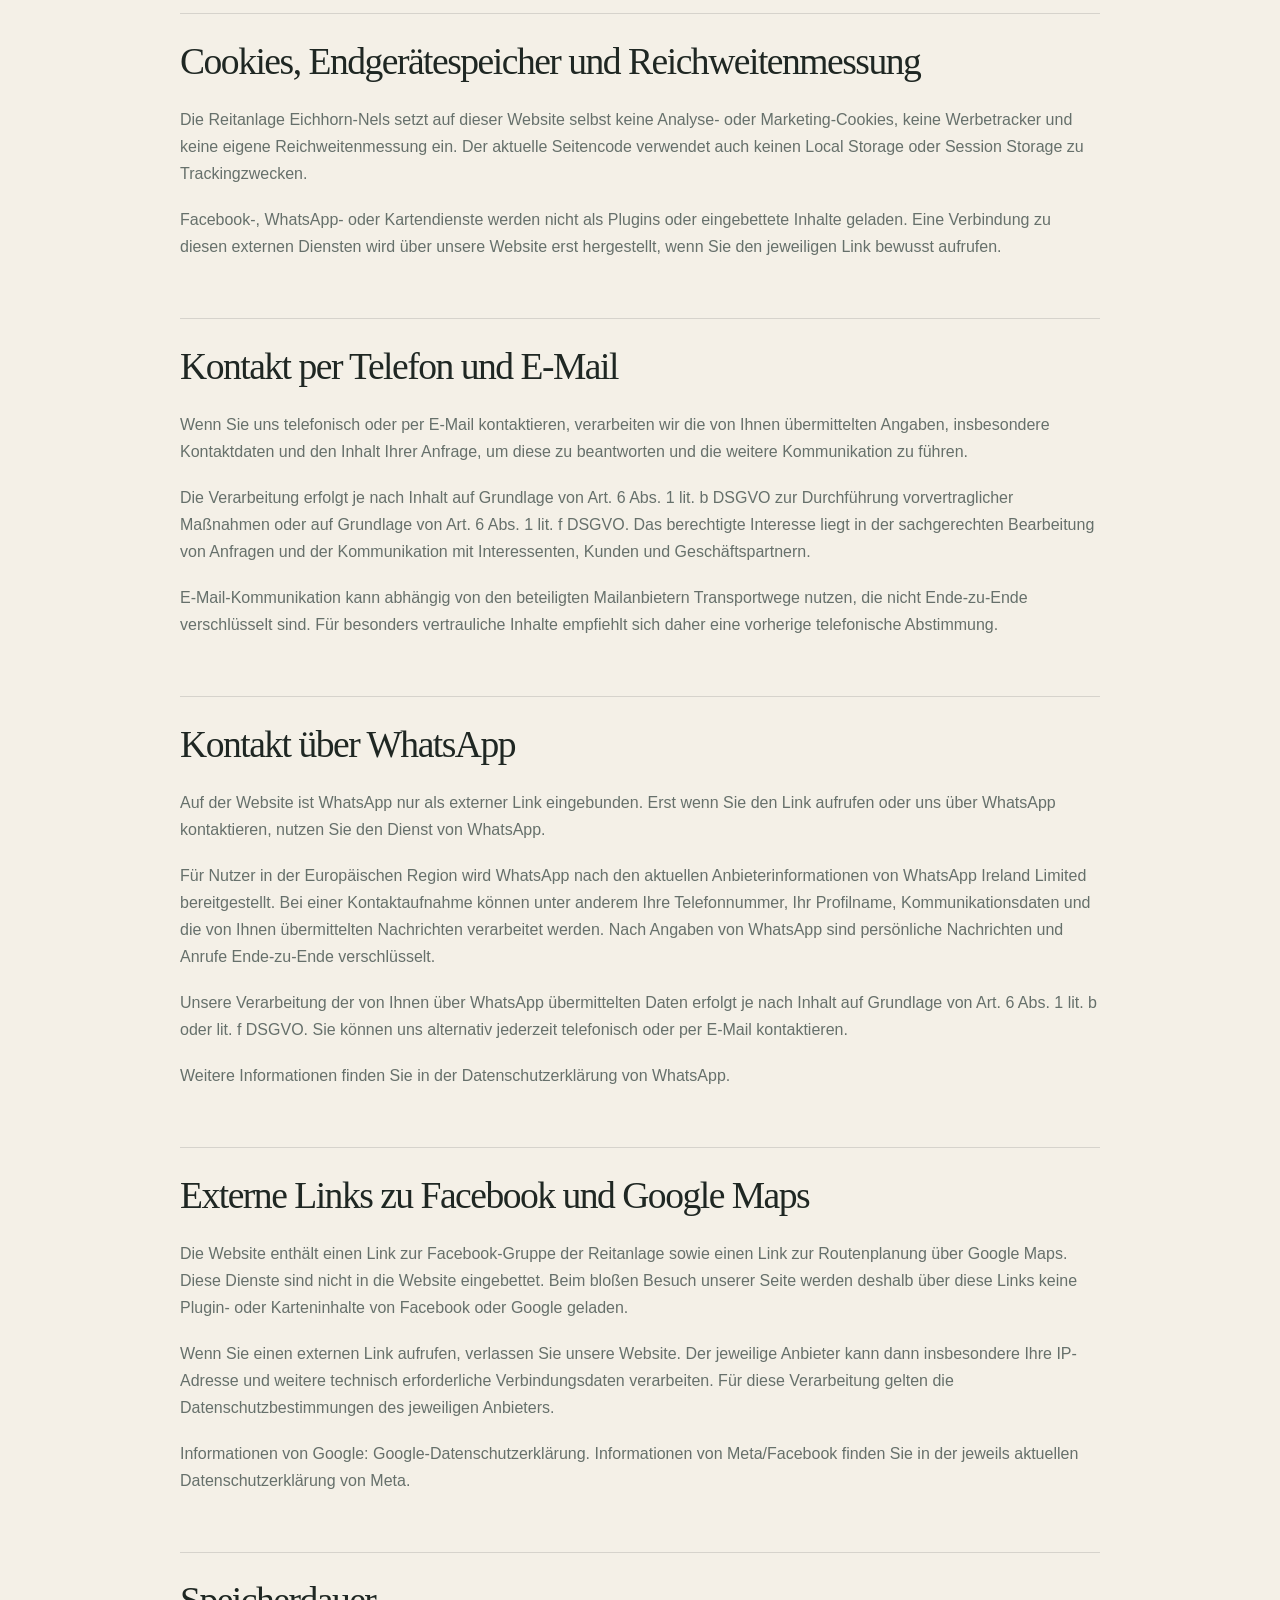
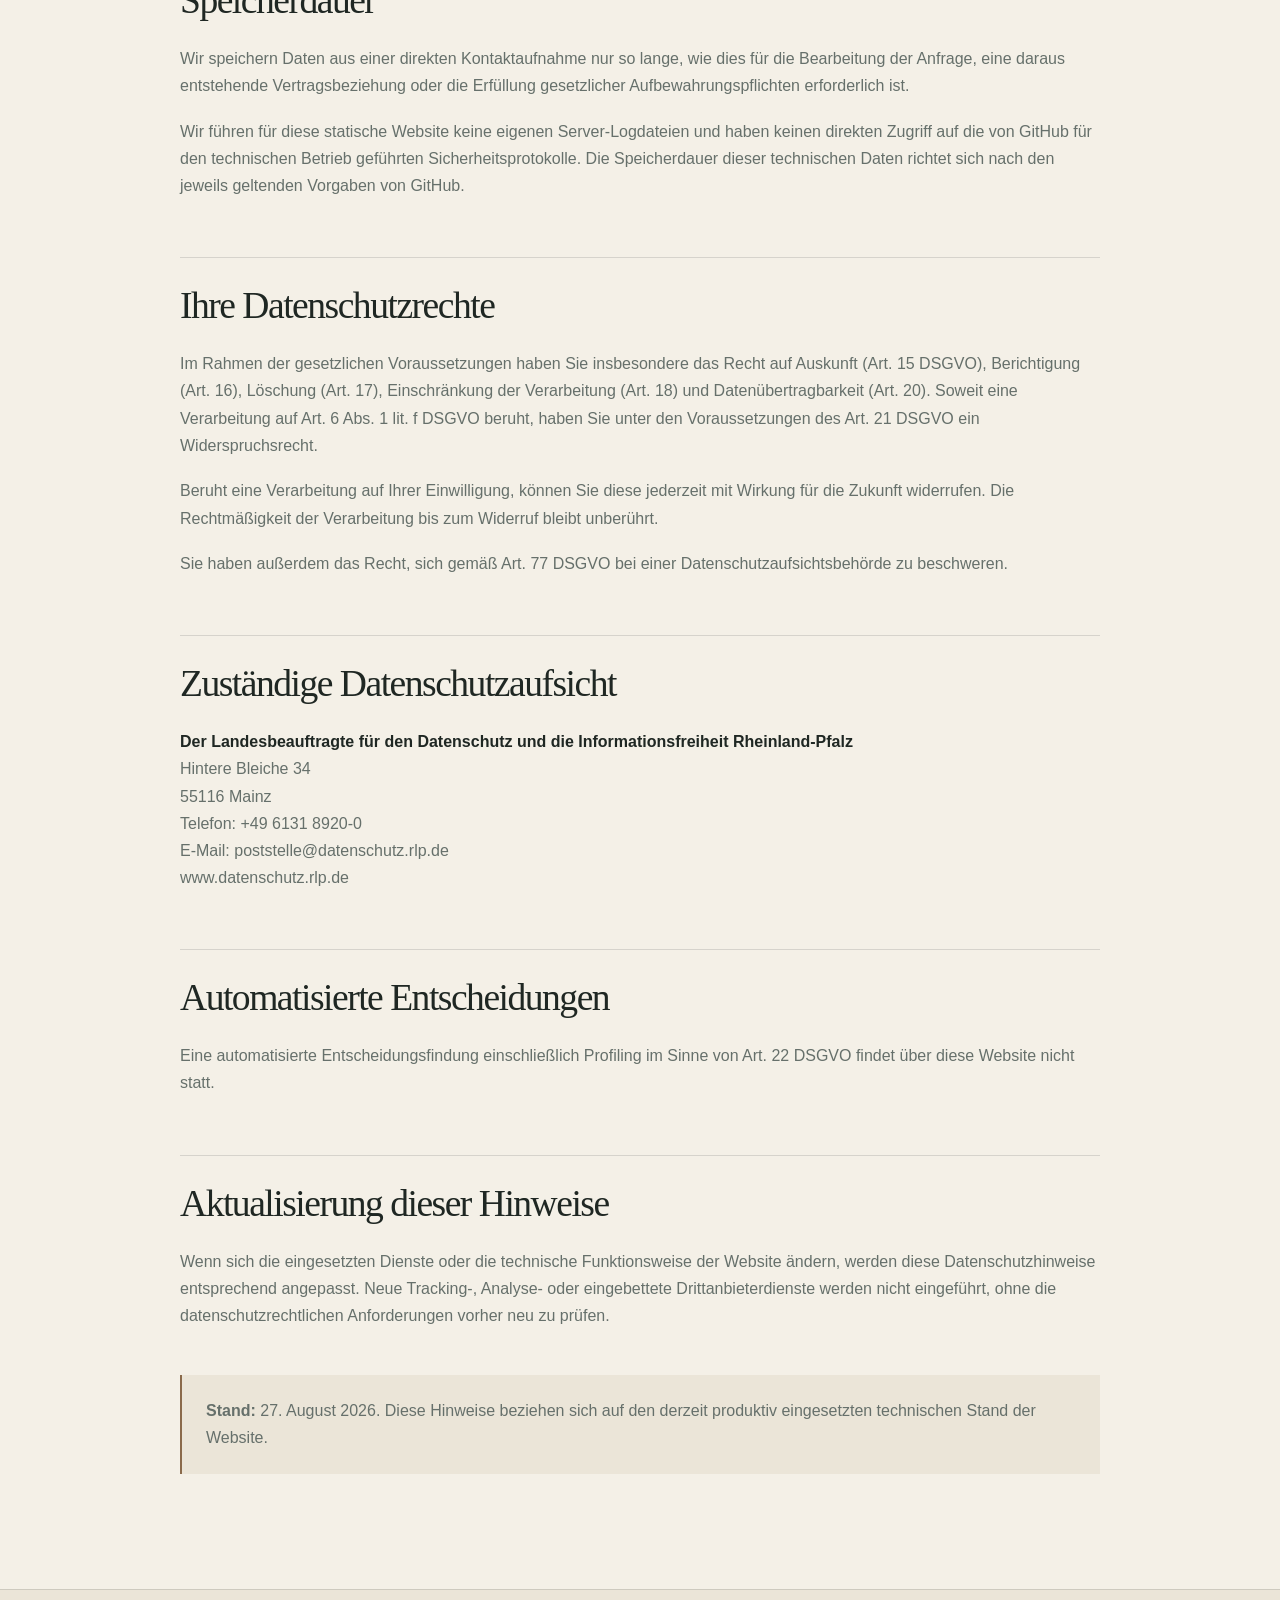
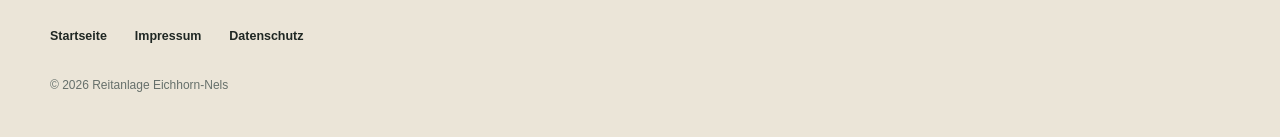
<file: datenschutz.html>
<!doctype html>
<html lang="de">
<head>
<meta charset="utf-8">
<meta name="viewport" content="width=device-width,initial-scale=1">
<title>Datenschutz · Reitanlage Eichhorn-Nels</title>
<meta name="description" content="Datenschutzhinweise der Reitanlage Eichhorn-Nels in Minderlittgen.">
<meta name="theme-color" content="#f4f0e7">
<meta name="robots" content="index,follow">
<link rel="canonical" href="https://hapo3005.github.io/Reitanlage/datenschutz.html">
<link rel="stylesheet" href="legal-page.css?v=20260827-legal3">
</head>
<body>
<header class="legal-header"><a class="legal-mark" href="index.html#start" aria-label="Zur Reitanlage Eichhorn-Nels"><strong>Eichhorn—Nels</strong><span>Reitanlage · Minderlittgen</span></a><a class="back-link" href="index.html#kontakt">Zurück zur Seite</a></header>
<main class="legal-main">
<p class="legal-kicker">Rechtliches</p>
<h1>Datenschutz</h1>
<p class="legal-intro">Diese Datenschutzhinweise beschreiben die Verarbeitung personenbezogener Daten beim Besuch dieser Website und bei einer direkten Kontaktaufnahme. Grundlage sind insbesondere die Informationspflichten der Datenschutz-Grundverordnung (DSGVO).</p>

<section class="legal-section">
<h2>Verantwortlicher</h2>
<p><strong>Carmen Eichhorn-Nels · Reitanlage Eichhorn-Nels</strong><br>Siedlung Dadscheid 3<br>54518 Minderlittgen<br>Deutschland</p>
<div class="legal-contact"><p><strong>Telefon</strong><br><a href="tel:+491743156082">0174 3156082</a><br><a href="tel:+4965719561440">06571 9561440</a></p><p><strong>E-Mail</strong><br><a href="mailto:eichhorn.c@t-online.de">eichhorn.c@t-online.de</a></p></div>
</section>

<section class="legal-section">
<h2>Bereitstellung über GitHub Pages</h2>
<p>Diese Website wird über GitHub Pages bereitgestellt. GitHub dokumentiert, dass beim Besuch einer GitHub-Pages-Website die IP-Adresse des Besuchers zu Sicherheitszwecken protokolliert und gespeichert wird. Darüber hinaus können für die technische Bereitstellung weitere Verbindungs- und Nutzungsdaten verarbeitet werden.</p>
<p>Soweit diese Verarbeitung in unserem Verantwortungsbereich liegt, erfolgt sie auf Grundlage von Art. 6 Abs. 1 lit. f DSGVO. Unser berechtigtes Interesse besteht in der sicheren, stabilen und technisch zuverlässigen Bereitstellung der Website sowie in der Abwehr von Missbrauch.</p>
<p>Weitere Informationen: <a href="https://docs.github.com/de/pages/getting-started-with-github-pages/what-is-github-pages" rel="noopener noreferrer">Informationen zu GitHub Pages</a> und <a href="https://docs.github.com/de/site-policy/privacy-policies/github-general-privacy-statement" rel="noopener noreferrer">Datenschutzerklärung von GitHub</a>.</p>
</section>

<section class="legal-section">
<h2>Empfänger und Drittlandübermittlung</h2>
<p>Im Zusammenhang mit dem Hosting können technische Daten durch GitHub und von GitHub eingesetzte Dienstleister verarbeitet werden. Eine Verarbeitung kann auch außerhalb des Europäischen Wirtschaftsraums, insbesondere in den USA, stattfinden.</p>
<p>GitHub gibt für internationale Datenübermittlungen unter anderem den EU-U.S. Data Privacy Framework sowie Standardvertragsklauseln der Europäischen Kommission als Übermittlungsmechanismen an. Einzelheiten ergeben sich aus den jeweils aktuellen Datenschutzinformationen von GitHub.</p>
</section>

<section class="legal-section">
<h2>Cookies, Endgerätespeicher und Reichweitenmessung</h2>
<p>Die Reitanlage Eichhorn-Nels setzt auf dieser Website selbst keine Analyse- oder Marketing-Cookies, keine Werbetracker und keine eigene Reichweitenmessung ein. Der aktuelle Seitencode verwendet auch keinen Local Storage oder Session Storage zu Trackingzwecken.</p>
<p>Facebook-, WhatsApp- oder Kartendienste werden nicht als Plugins oder eingebettete Inhalte geladen. Eine Verbindung zu diesen externen Diensten wird über unsere Website erst hergestellt, wenn Sie den jeweiligen Link bewusst aufrufen.</p>
</section>

<section class="legal-section">
<h2>Kontakt per Telefon und E-Mail</h2>
<p>Wenn Sie uns telefonisch oder per E-Mail kontaktieren, verarbeiten wir die von Ihnen übermittelten Angaben, insbesondere Kontaktdaten und den Inhalt Ihrer Anfrage, um diese zu beantworten und die weitere Kommunikation zu führen.</p>
<p>Die Verarbeitung erfolgt je nach Inhalt auf Grundlage von Art. 6 Abs. 1 lit. b DSGVO zur Durchführung vorvertraglicher Maßnahmen oder auf Grundlage von Art. 6 Abs. 1 lit. f DSGVO. Das berechtigte Interesse liegt in der sachgerechten Bearbeitung von Anfragen und der Kommunikation mit Interessenten, Kunden und Geschäftspartnern.</p>
<p>E-Mail-Kommunikation kann abhängig von den beteiligten Mailanbietern Transportwege nutzen, die nicht Ende-zu-Ende verschlüsselt sind. Für besonders vertrauliche Inhalte empfiehlt sich daher eine vorherige telefonische Abstimmung.</p>
</section>

<section class="legal-section">
<h2>Kontakt über WhatsApp</h2>
<p>Auf der Website ist WhatsApp nur als externer Link eingebunden. Erst wenn Sie den Link aufrufen oder uns über WhatsApp kontaktieren, nutzen Sie den Dienst von WhatsApp.</p>
<p>Für Nutzer in der Europäischen Region wird WhatsApp nach den aktuellen Anbieterinformationen von WhatsApp Ireland Limited bereitgestellt. Bei einer Kontaktaufnahme können unter anderem Ihre Telefonnummer, Ihr Profilname, Kommunikationsdaten und die von Ihnen übermittelten Nachrichten verarbeitet werden. Nach Angaben von WhatsApp sind persönliche Nachrichten und Anrufe Ende-zu-Ende verschlüsselt.</p>
<p>Unsere Verarbeitung der von Ihnen über WhatsApp übermittelten Daten erfolgt je nach Inhalt auf Grundlage von Art. 6 Abs. 1 lit. b oder lit. f DSGVO. Sie können uns alternativ jederzeit telefonisch oder per E-Mail kontaktieren.</p>
<p>Weitere Informationen finden Sie in der <a href="https://www.whatsapp.com/legal/privacy-policy-eea" rel="noopener noreferrer">Datenschutzerklärung von WhatsApp</a>.</p>
</section>

<section class="legal-section">
<h2>Externe Links zu Facebook und Google Maps</h2>
<p>Die Website enthält einen Link zur Facebook-Gruppe der Reitanlage sowie einen Link zur Routenplanung über Google Maps. Diese Dienste sind nicht in die Website eingebettet. Beim bloßen Besuch unserer Seite werden deshalb über diese Links keine Plugin- oder Karteninhalte von Facebook oder Google geladen.</p>
<p>Wenn Sie einen externen Link aufrufen, verlassen Sie unsere Website. Der jeweilige Anbieter kann dann insbesondere Ihre IP-Adresse und weitere technisch erforderliche Verbindungsdaten verarbeiten. Für diese Verarbeitung gelten die Datenschutzbestimmungen des jeweiligen Anbieters.</p>
<p>Informationen von Google: <a href="https://policies.google.com/privacy?hl=de" rel="noopener noreferrer">Google-Datenschutzerklärung</a>. Informationen von Meta/Facebook finden Sie in der jeweils aktuellen Datenschutzerklärung von Meta.</p>
</section>

<section class="legal-section">
<h2>Speicherdauer</h2>
<p>Wir speichern Daten aus einer direkten Kontaktaufnahme nur so lange, wie dies für die Bearbeitung der Anfrage, eine daraus entstehende Vertragsbeziehung oder die Erfüllung gesetzlicher Aufbewahrungspflichten erforderlich ist.</p>
<p>Wir führen für diese statische Website keine eigenen Server-Logdateien und haben keinen direkten Zugriff auf die von GitHub für den technischen Betrieb geführten Sicherheitsprotokolle. Die Speicherdauer dieser technischen Daten richtet sich nach den jeweils geltenden Vorgaben von GitHub.</p>
</section>

<section class="legal-section">
<h2>Ihre Datenschutzrechte</h2>
<p>Im Rahmen der gesetzlichen Voraussetzungen haben Sie insbesondere das Recht auf Auskunft (Art. 15 DSGVO), Berichtigung (Art. 16), Löschung (Art. 17), Einschränkung der Verarbeitung (Art. 18) und Datenübertragbarkeit (Art. 20). Soweit eine Verarbeitung auf Art. 6 Abs. 1 lit. f DSGVO beruht, haben Sie unter den Voraussetzungen des Art. 21 DSGVO ein Widerspruchsrecht.</p>
<p>Beruht eine Verarbeitung auf Ihrer Einwilligung, können Sie diese jederzeit mit Wirkung für die Zukunft widerrufen. Die Rechtmäßigkeit der Verarbeitung bis zum Widerruf bleibt unberührt.</p>
<p>Sie haben außerdem das Recht, sich gemäß Art. 77 DSGVO bei einer Datenschutzaufsichtsbehörde zu beschweren.</p>
</section>

<section class="legal-section">
<h2>Zuständige Datenschutzaufsicht</h2>
<p><strong>Der Landesbeauftragte für den Datenschutz und die Informationsfreiheit Rheinland-Pfalz</strong><br>Hintere Bleiche 34<br>55116 Mainz<br>Telefon: +49 6131 8920-0<br>E-Mail: <a href="mailto:poststelle@datenschutz.rlp.de">poststelle@datenschutz.rlp.de</a><br><a href="https://www.datenschutz.rlp.de/" rel="noopener noreferrer">www.datenschutz.rlp.de</a></p>
</section>

<section class="legal-section">
<h2>Automatisierte Entscheidungen</h2>
<p>Eine automatisierte Entscheidungsfindung einschließlich Profiling im Sinne von Art. 22 DSGVO findet über diese Website nicht statt.</p>
</section>

<section class="legal-section">
<h2>Aktualisierung dieser Hinweise</h2>
<p>Wenn sich die eingesetzten Dienste oder die technische Funktionsweise der Website ändern, werden diese Datenschutzhinweise entsprechend angepasst. Neue Tracking-, Analyse- oder eingebettete Drittanbieterdienste werden nicht eingeführt, ohne die datenschutzrechtlichen Anforderungen vorher neu zu prüfen.</p>
</section>

<div class="legal-note"><p><strong>Stand:</strong> 27. August 2026. Diese Hinweise beziehen sich auf den derzeit produktiv eingesetzten technischen Stand der Website.</p></div>
</main>
<footer class="legal-footer"><nav aria-label="Rechtliches"><a href="index.html">Startseite</a><a href="impressum.html">Impressum</a><a href="datenschutz.html" aria-current="page">Datenschutz</a></nav><p>© 2026 Reitanlage Eichhorn-Nels</p></footer>
</body>
</html>
</file>
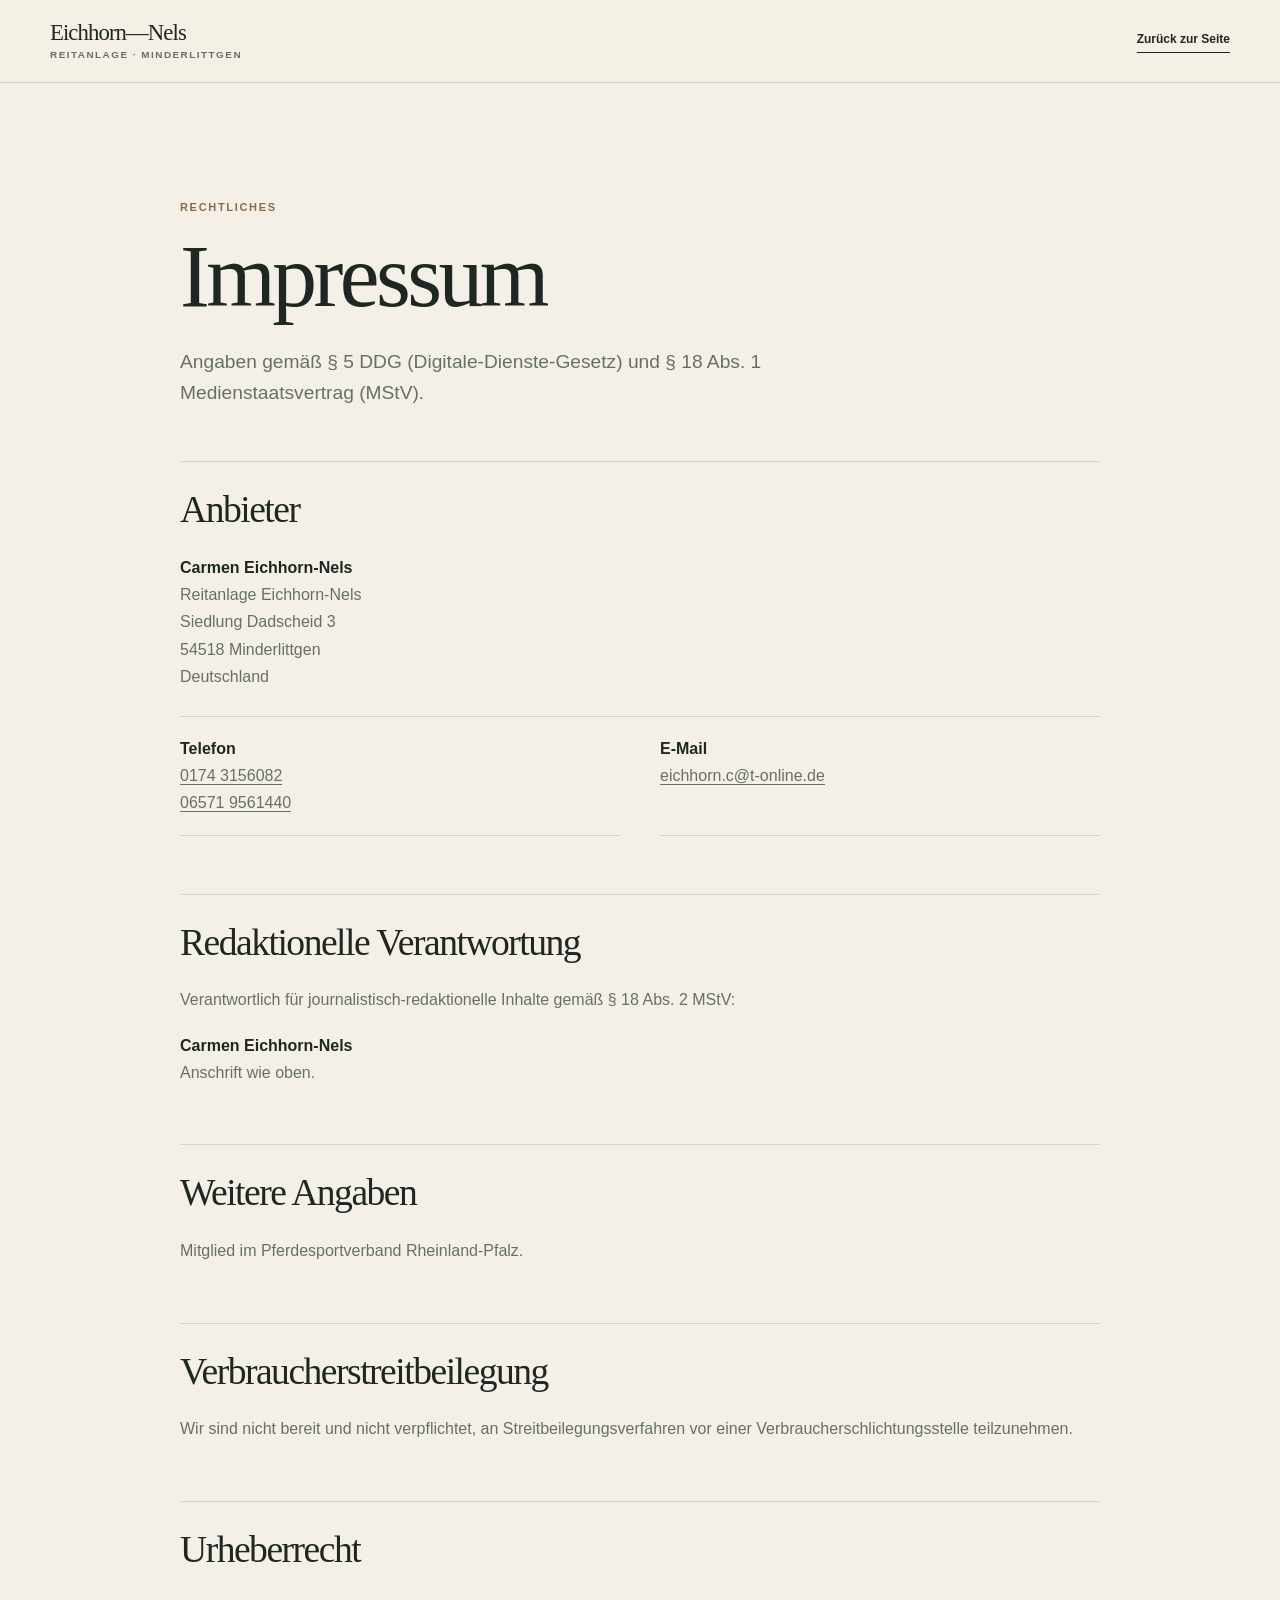
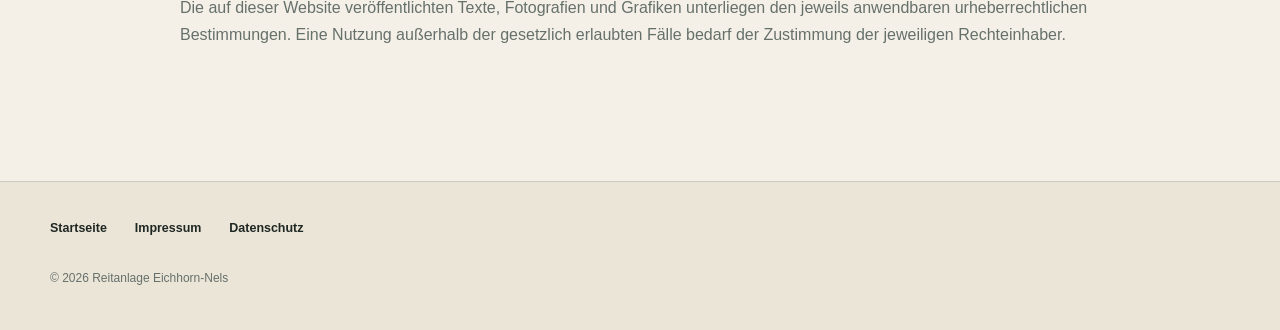
<file: impressum.html>
<!doctype html>
<html lang="de">
<head>
<meta charset="utf-8">
<meta name="viewport" content="width=device-width,initial-scale=1">
<title>Impressum · Reitanlage Eichhorn-Nels</title>
<meta name="description" content="Impressum der Reitanlage Eichhorn-Nels in Minderlittgen.">
<meta name="theme-color" content="#f4f0e7">
<meta name="robots" content="index,follow">
<link rel="canonical" href="https://hapo3005.github.io/Reitanlage/impressum.html">
<link rel="stylesheet" href="legal-page.css?v=20260827-legal3">
</head>
<body>
<header class="legal-header"><a class="legal-mark" href="index.html#start" aria-label="Zur Reitanlage Eichhorn-Nels"><strong>Eichhorn—Nels</strong><span>Reitanlage · Minderlittgen</span></a><a class="back-link" href="index.html#kontakt">Zurück zur Seite</a></header>
<main class="legal-main">
<p class="legal-kicker">Rechtliches</p>
<h1>Impressum</h1>
<p class="legal-intro">Angaben gemäß § 5 DDG (Digitale-Dienste-Gesetz) und § 18 Abs. 1 Medienstaatsvertrag (MStV).</p>

<section class="legal-section">
<h2>Anbieter</h2>
<p><strong>Carmen Eichhorn-Nels</strong><br>Reitanlage Eichhorn-Nels<br>Siedlung Dadscheid 3<br>54518 Minderlittgen<br>Deutschland</p>
<div class="legal-contact"><p><strong>Telefon</strong><br><a href="tel:+491743156082">0174 3156082</a><br><a href="tel:+4965719561440">06571 9561440</a></p><p><strong>E-Mail</strong><br><a href="mailto:eichhorn.c@t-online.de">eichhorn.c@t-online.de</a></p></div>
</section>

<section class="legal-section">
<h2>Redaktionelle Verantwortung</h2>
<p>Verantwortlich für journalistisch-redaktionelle Inhalte gemäß § 18 Abs. 2 MStV:</p>
<p><strong>Carmen Eichhorn-Nels</strong><br>Anschrift wie oben.</p>
</section>

<section class="legal-section">
<h2>Weitere Angaben</h2>
<p>Mitglied im Pferdesportverband Rheinland-Pfalz.</p>
</section>

<section class="legal-section">
<h2>Verbraucherstreitbeilegung</h2>
<p>Wir sind nicht bereit und nicht verpflichtet, an Streitbeilegungsverfahren vor einer Verbraucherschlichtungsstelle teilzunehmen.</p>
</section>

<section class="legal-section">
<h2>Urheberrecht</h2>
<p>Die auf dieser Website veröffentlichten Texte, Fotografien und Grafiken unterliegen den jeweils anwendbaren urheberrechtlichen Bestimmungen. Eine Nutzung außerhalb der gesetzlich erlaubten Fälle bedarf der Zustimmung der jeweiligen Rechteinhaber.</p>
</section>
</main>
<footer class="legal-footer"><nav aria-label="Rechtliches"><a href="index.html">Startseite</a><a href="impressum.html" aria-current="page">Impressum</a><a href="datenschutz.html">Datenschutz</a></nav><p>© 2026 Reitanlage Eichhorn-Nels</p></footer>
</body>
</html>
</file>
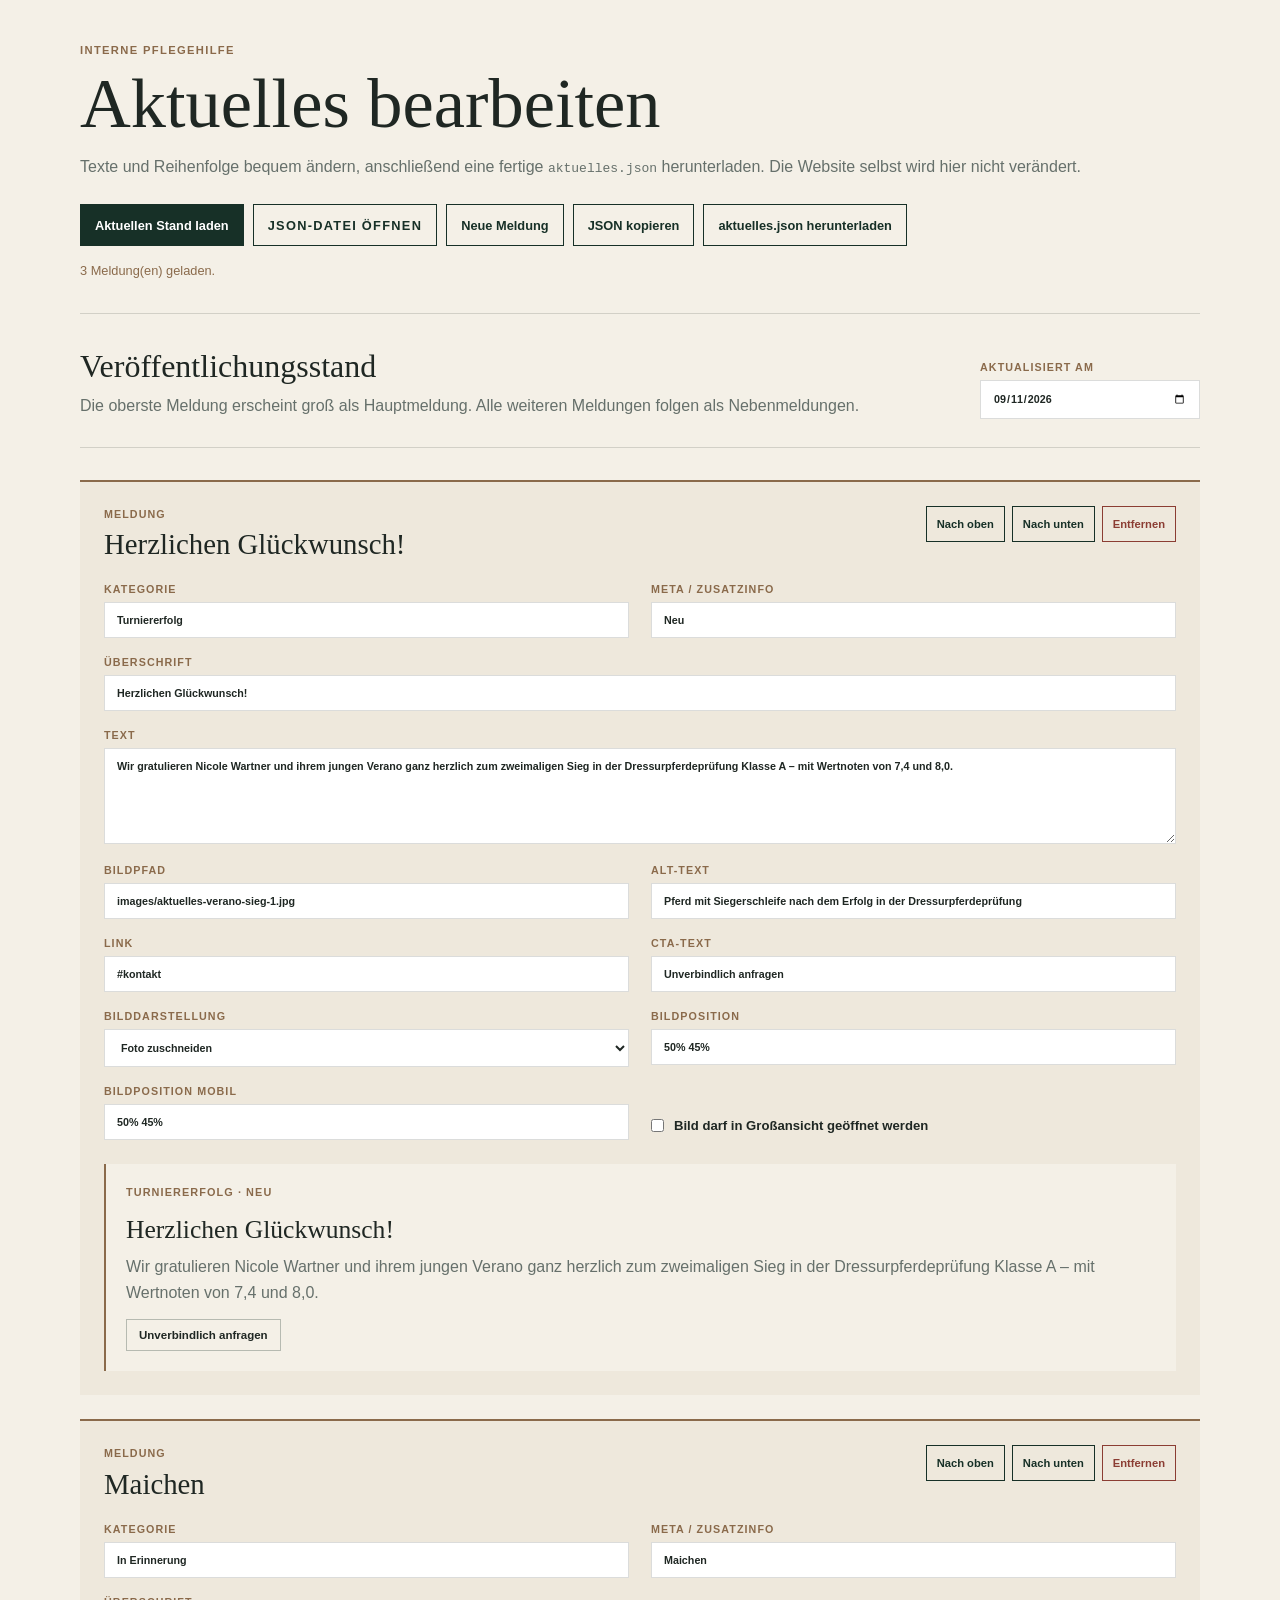
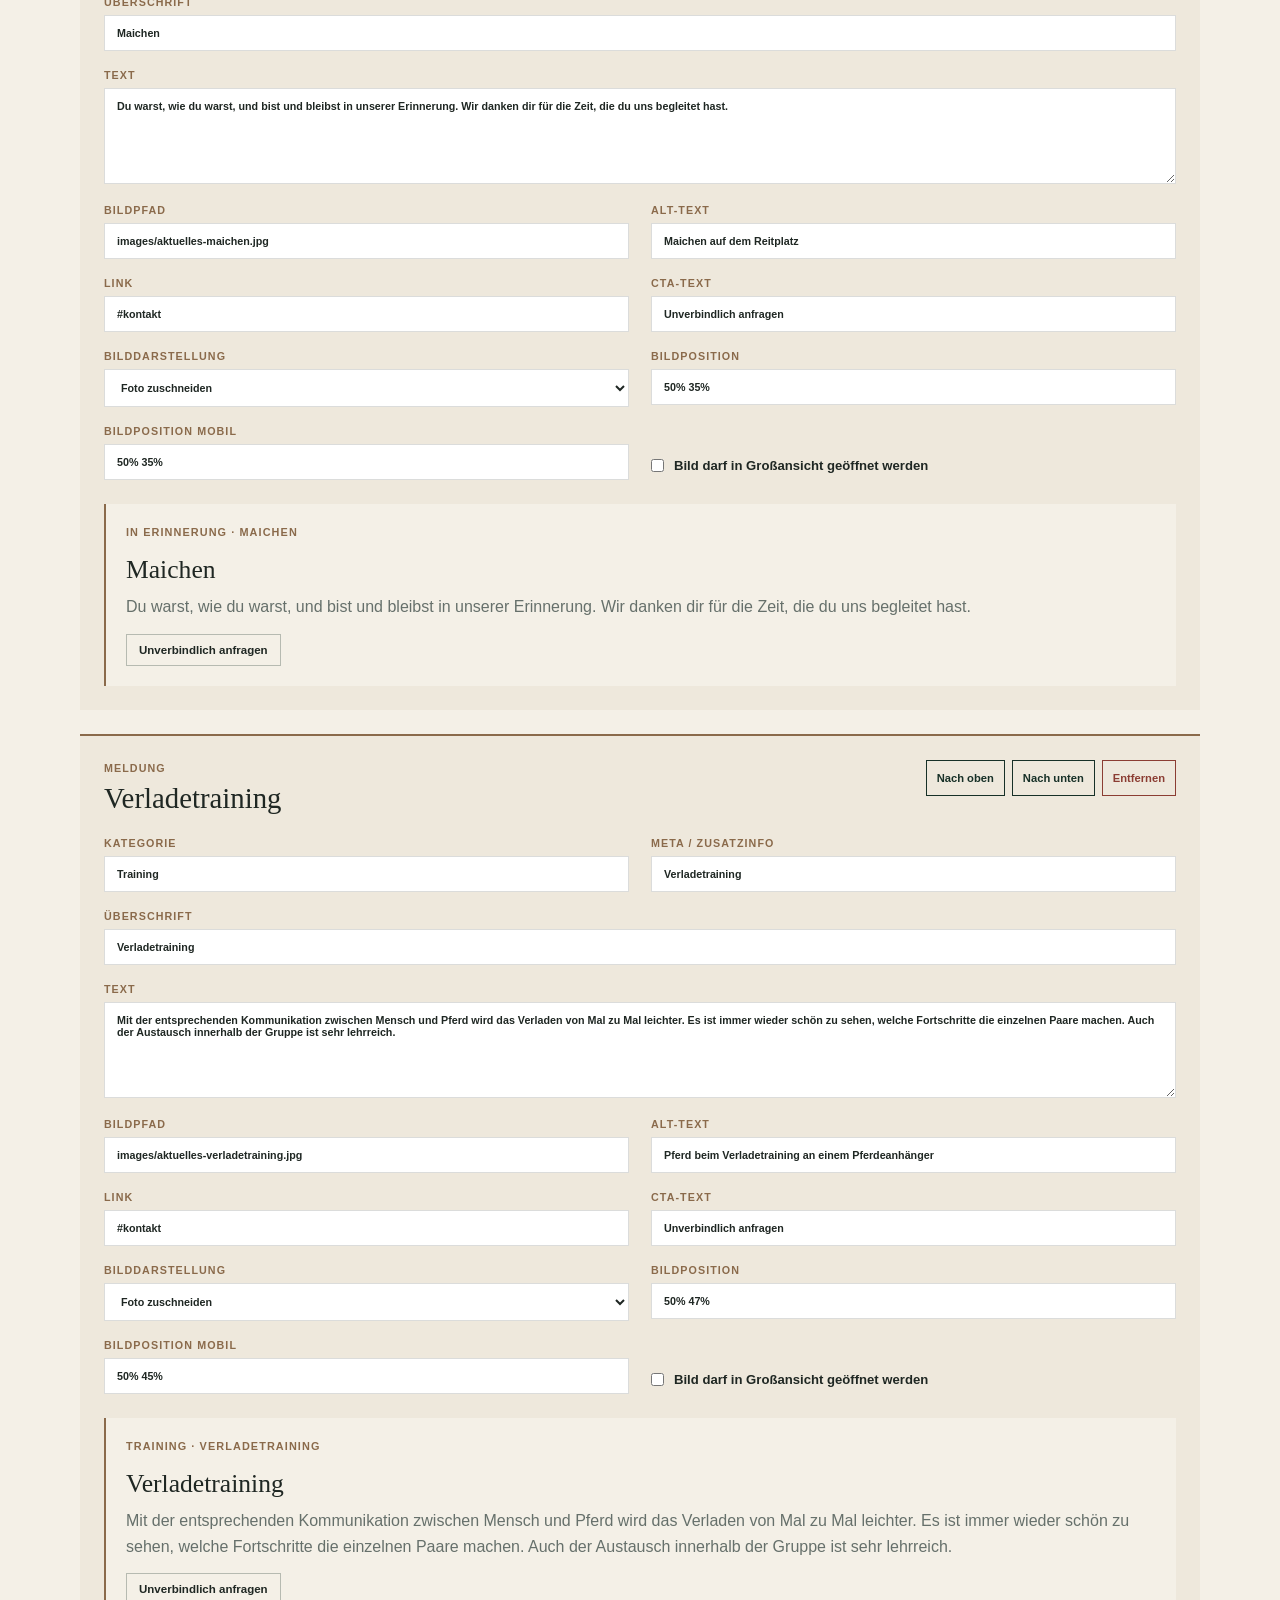
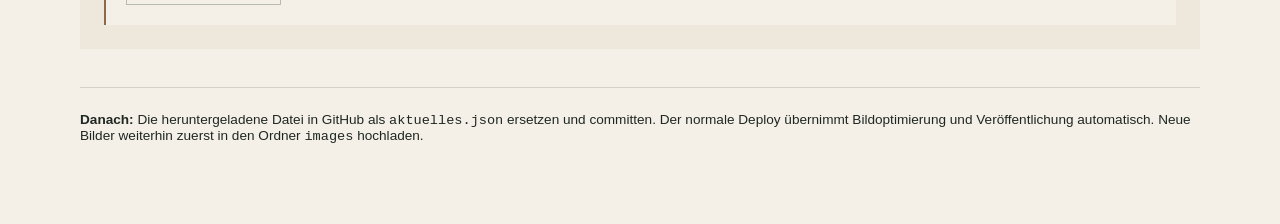
<file: tools/aktuelles-editor.html>
<!doctype html>
<html lang="de">
<head>
<meta charset="utf-8">
<meta name="viewport" content="width=device-width,initial-scale=1">
<title>Aktuelles-Editor · Eichhorn-Nels</title>
<style>
:root{--paper:#f4f0e7;--paper2:#ebe5d8;--ink:#1f2723;--green:#173027;--bronze:#8a6a4b;--muted:#66706b;--line:rgba(31,39,35,.16);font-family:Arial,sans-serif}
*{box-sizing:border-box}body{margin:0;background:var(--paper);color:var(--ink)}header,main{width:min(1120px,calc(100% - 32px));margin:auto}header{padding:42px 0 28px;border-bottom:1px solid var(--line)}h1,h2,h3{font-family:Georgia,serif;font-weight:400}h1{margin:0 0 10px;font-size:clamp(2.4rem,6vw,4.4rem);line-height:1}p{color:var(--muted);line-height:1.6}.toolbar{display:flex;flex-wrap:wrap;gap:9px;margin-top:24px}.btn,.file-label{min-height:42px;display:inline-flex;align-items:center;justify-content:center;padding:0 14px;border:1px solid var(--green);background:transparent;color:var(--green);font:700 .8rem Arial,sans-serif;cursor:pointer}.btn.primary{background:var(--green);color:#fff}.btn.danger{border-color:#8b3d33;color:#8b3d33}.file-label input{display:none}.status{min-height:24px;margin:15px 0 0;font-size:.8rem;color:var(--bronze)}main{padding:34px 0 80px}.release{display:grid;grid-template-columns:minmax(0,1fr) 220px;gap:28px;align-items:end;padding-bottom:28px;border-bottom:1px solid var(--line)}label{display:block;color:var(--bronze);font-size:.67rem;font-weight:800;letter-spacing:.1em;text-transform:uppercase}.field{margin-top:15px}.field:first-child{margin-top:0}input,textarea,select{width:100%;margin-top:7px;border:1px solid var(--line);border-radius:0;background:#fff;color:var(--ink);padding:11px 12px;font:inherit}textarea{min-height:96px;resize:vertical}.items{display:grid;gap:24px;margin-top:32px}.item{background:#eee8dc;border-top:2px solid var(--bronze);padding:24px}.item-head{display:flex;align-items:flex-start;justify-content:space-between;gap:20px;margin-bottom:22px}.item-head h2{margin:0;font-size:1.8rem}.item-actions{display:flex;flex-wrap:wrap;justify-content:flex-end;gap:7px}.item-actions .btn{min-height:36px;padding:0 10px;font-size:.7rem}.grid{display:grid;grid-template-columns:1fr 1fr;gap:18px 22px}.wide{grid-column:1/-1}.check{display:flex;align-items:center;gap:10px;margin-top:26px;color:var(--ink);font-size:.82rem;font-weight:700;letter-spacing:0;text-transform:none}.check input{width:auto;margin:0}.preview{grid-column:1/-1;margin-top:6px;padding:20px;background:var(--paper);border-left:2px solid var(--bronze)}.preview-meta{margin:0 0 7px;color:var(--bronze);font-size:.68rem;font-weight:800;letter-spacing:.1em;text-transform:uppercase}.preview h3{margin:0 0 9px;font-size:1.6rem}.preview p{margin:0 0 14px}.preview span{display:inline-block;padding:9px 12px;border:1px solid rgba(23,48,39,.28);font-size:.72rem;font-weight:800}.help{margin-top:38px;padding-top:24px;border-top:1px solid var(--line);font-size:.85rem}.help strong{color:var(--ink)}
@media(max-width:760px){header,main{width:min(100% - 24px,1120px)}.release,.grid{grid-template-columns:1fr}.wide{grid-column:auto}.item{padding:18px}.item-head{display:block}.item-actions{justify-content:flex-start;margin-top:14px}}
</style>
</head>
<body>
<header>
<p style="margin:0 0 8px;color:#8a6a4b;font-size:.7rem;font-weight:800;letter-spacing:.12em;text-transform:uppercase">Interne Pflegehilfe</p>
<h1>Aktuelles bearbeiten</h1>
<p>Texte und Reihenfolge bequem ändern, anschließend eine fertige <code>aktuelles.json</code> herunterladen. Die Website selbst wird hier nicht verändert.</p>
<div class="toolbar">
<button class="btn primary" id="loadRepo" type="button">Aktuellen Stand laden</button>
<label class="file-label">JSON-Datei öffnen<input id="fileInput" type="file" accept="application/json,.json"></label>
<button class="btn" id="addItem" type="button">Neue Meldung</button>
<button class="btn" id="copyJson" type="button">JSON kopieren</button>
<button class="btn" id="downloadJson" type="button">aktuelles.json herunterladen</button>
</div>
<p class="status" id="status" aria-live="polite"></p>
</header>
<main>
<div class="release">
<div><h2 style="margin:0 0 8px;font-size:2rem">Veröffentlichungsstand</h2><p style="margin:0">Die oberste Meldung erscheint groß als Hauptmeldung. Alle weiteren Meldungen folgen als Nebenmeldungen.</p></div>
<label>Aktualisiert am<input id="updated" type="date"></label>
</div>
<div class="items" id="items"></div>
<div class="help"><strong>Danach:</strong> Die heruntergeladene Datei in GitHub als <code>aktuelles.json</code> ersetzen und committen. Der normale Deploy übernimmt Bildoptimierung und Veröffentlichung automatisch. Neue Bilder weiterhin zuerst in den Ordner <code>images</code> hochladen.</div>
</main>
<template id="itemTemplate">
<article class="item">
<div class="item-head"><div><p style="margin:0 0 5px;color:#8a6a4b;font-size:.67rem;font-weight:800;letter-spacing:.1em;text-transform:uppercase">Meldung</p><h2 data-heading>Neue Meldung</h2></div><div class="item-actions"><button class="btn" type="button" data-up>Nach oben</button><button class="btn" type="button" data-down>Nach unten</button><button class="btn danger" type="button" data-delete>Entfernen</button></div></div>
<div class="grid">
<label>Kategorie<input data-key="category"></label>
<label>Meta / Zusatzinfo<input data-key="meta"></label>
<label class="wide">Überschrift<input data-key="title"></label>
<label class="wide">Text<textarea data-key="text"></textarea></label>
<label>Bildpfad<input data-key="image" placeholder="images/dateiname.png"></label>
<label>Alt-Text<input data-key="alt"></label>
<label>Link<input data-key="link" placeholder="#kontakt"></label>
<label>CTA-Text<input data-key="linkText" placeholder="Unverbindlich anfragen"></label>
<label>Bilddarstellung<select data-key="imageFit"><option value="cover">Foto zuschneiden</option><option value="contain">Ganzes Motiv / Flyer</option></select></label>
<label>Bildposition<input data-key="imagePosition" placeholder="50% 50%"></label>
<label>Bildposition mobil<input data-key="imagePositionMobile" placeholder="50% 50%"></label>
<label class="check"><input type="checkbox" data-key="imageZoom"> Bild darf in Großansicht geöffnet werden</label>
<div class="preview"><p class="preview-meta" data-preview-meta></p><h3 data-preview-title></h3><p data-preview-text></p><span data-preview-link></span></div>
</div>
</article>
</template>
<script>
const state={updated:new Date().toISOString().slice(0,10),items:[]};
const itemsEl=document.querySelector('#items');
const updatedEl=document.querySelector('#updated');
const statusEl=document.querySelector('#status');
const template=document.querySelector('#itemTemplate');
const defaults={category:'Aktuelles',meta:'',title:'Neue Meldung',text:'',image:'images/dateiname.png',alt:'',link:'#kontakt',linkText:'Unverbindlich anfragen',imageFit:'cover',imagePosition:'50% 50%',imagePositionMobile:'50% 50%',imageZoom:false};
function status(text){statusEl.textContent=text}
function normalize(data){return {updated:data?.updated||new Date().toISOString().slice(0,10),items:Array.isArray(data?.items)?data.items.map(x=>({...defaults,...x})):[]}}
function setData(data){const next=normalize(data);state.updated=next.updated;state.items=next.items;updatedEl.value=state.updated;render();status(`${state.items.length} Meldung(en) geladen.`)}
function makeItem(item,index){const node=template.content.firstElementChild.cloneNode(true);const heading=node.querySelector('[data-heading]');
 node.querySelectorAll('[data-key]').forEach(el=>{const key=el.dataset.key;if(el.type==='checkbox')el.checked=Boolean(item[key]);else el.value=item[key]??'';el.addEventListener('input',()=>{item[key]=el.type==='checkbox'?el.checked:el.value;updatePreview(node,item)})});
 node.querySelector('[data-up]').disabled=index===0;node.querySelector('[data-down]').disabled=index===state.items.length-1;
 node.querySelector('[data-up]').onclick=()=>{[state.items[index-1],state.items[index]]=[state.items[index],state.items[index-1]];render()};
 node.querySelector('[data-down]').onclick=()=>{[state.items[index+1],state.items[index]]=[state.items[index],state.items[index+1]];render()};
 node.querySelector('[data-delete]').onclick=()=>{state.items.splice(index,1);render();status('Meldung entfernt. Noch nicht veröffentlicht.')};
 function update(){heading.textContent=item.title||'Neue Meldung';updatePreview(node,item)};node.querySelector('[data-key="title"]').addEventListener('input',update);update();return node}
function updatePreview(node,item){node.querySelector('[data-heading]').textContent=item.title||'Neue Meldung';node.querySelector('[data-preview-meta]').textContent=[item.category,item.meta].filter(Boolean).join(' · ');node.querySelector('[data-preview-title]').textContent=item.title||'Neue Meldung';node.querySelector('[data-preview-text]').textContent=item.text||'Hier erscheint der Meldungstext.';node.querySelector('[data-preview-link]').textContent=item.linkText||'CTA'}
function render(){itemsEl.replaceChildren(...state.items.map(makeItem));updatedEl.value=state.updated}
function output(){state.updated=updatedEl.value||new Date().toISOString().slice(0,10);return {updated:state.updated,items:state.items.map(item=>{const out={...item};if(!out.imageZoom)delete out.imageZoom;if(!out.imagePosition)delete out.imagePosition;if(!out.imagePositionMobile)delete out.imagePositionMobile;if(!out.imageFit)delete out.imageFit;return out})}}
function jsonText(){return JSON.stringify(output(),null,2)+'\n'}
async function loadRepo(){try{const r=await fetch('../aktuelles.json',{cache:'no-store'});if(!r.ok)throw new Error(r.status);setData(await r.json())}catch(e){status('Direktes Laden ist hier nicht möglich. Bitte „JSON-Datei öffnen“ wählen und aktuelles.json auswählen.')}}
document.querySelector('#loadRepo').onclick=loadRepo;
document.querySelector('#fileInput').onchange=async e=>{const f=e.target.files?.[0];if(!f)return;try{setData(JSON.parse(await f.text()))}catch{status('Die ausgewählte Datei enthält kein gültiges JSON.')}};
document.querySelector('#addItem').onclick=()=>{state.items.push({...defaults});render();status('Neue Meldung angelegt. Noch nicht veröffentlicht.')};
document.querySelector('#copyJson').onclick=async()=>{try{await navigator.clipboard.writeText(jsonText());status('JSON wurde in die Zwischenablage kopiert.')}catch{status('Kopieren wurde vom Browser blockiert. Bitte stattdessen herunterladen.')}};
document.querySelector('#downloadJson').onclick=()=>{const blob=new Blob([jsonText()],{type:'application/json;charset=utf-8'});const a=document.createElement('a');a.href=URL.createObjectURL(blob);a.download='aktuelles.json';a.click();setTimeout(()=>URL.revokeObjectURL(a.href),500);status('aktuelles.json wurde erstellt.')};
updatedEl.addEventListener('input',()=>state.updated=updatedEl.value);
setData({updated:new Date().toISOString().slice(0,10),items:[]});loadRepo();
</script>
</body>
</html>
</file>
<file: rebuild.css>
@import url("rebuild-base.css");
@import url("hero-mobile.css");
@import url("responsive.css");
@import url("mobile-safety.css");
@import url("site-finish.css");
@import url("mobile-final-20260826.css");
@import url("news-expanded.css");
@import url("footer-fix.css");
@import url("photo-zoom.css");
@import url("ui-polish.css");
@import url("ui-refine.css");
@import url("news-zoom-polish.css");
@import url("news-cta-polish.css");
@import url("hero-premium-20260827.css");
@import url("header-signature.css");
@import url("architecture-v2.css");

/* Cross-device hardening: Safari/iOS/iPadOS + narrow viewports */
html{
  -webkit-text-size-adjust:100%;
  text-size-adjust:100%;
  scroll-padding-top:clamp(72px,10svh,112px);
}
body{
  min-width:0;
  min-height:100svh;
  min-height:100dvh;
  overflow-x:clip;
}
img,svg,video{max-width:100%;}
img{height:auto;}
a,button,summary{
  -webkit-tap-highlight-color:transparent;
  touch-action:manipulation;
}
@supports (-webkit-touch-callout:none){
  body{-webkit-font-smoothing:antialiased;}
  .nav.open{max-height:100dvh;overflow-y:auto;-webkit-overflow-scrolling:touch;}
  .news-lightbox{height:100dvh;}
}
@supports (padding:max(0px)){
  .news-lightbox{
    padding-top:max(16px,env(safe-area-inset-top));
    padding-right:max(16px,env(safe-area-inset-right));
    padding-bottom:max(16px,env(safe-area-inset-bottom));
    padding-left:max(16px,env(safe-area-inset-left));
  }
}

@media(max-width:820px){
  .hero-copy,.hero-copy h1{color:#fff}
  .hero-copy .kicker,.hero-copy h1 em{color:#eadbc2}
  .table-wrap{-webkit-overflow-scrolling:touch;overscroll-behavior-inline:contain;}
}

/* Price hierarchy polish — quieter, scan-friendly values */
.price-highlight dd{
  display:flex;
  align-items:baseline;
  justify-content:flex-end;
  gap:.28em;
  font-family:var(--sans);
  font-size:clamp(1.02rem,1.25vw,1.16rem);
  font-weight:600;
  line-height:1.25;
  letter-spacing:-.015em;
  color:rgba(244,240,231,.88);
  white-space:nowrap;
}
.price-highlight dd strong{
  font:inherit;
  font-weight:650;
}
.price-highlight .price-prefix{
  grid-column:auto;
  color:rgba(244,240,231,.48);
  font-size:.72em;
  font-weight:500;
  letter-spacing:.01em;
}
.price-highlight .price-highlight-featured dd{
  font-size:clamp(1.08rem,1.35vw,1.22rem);
  color:#dfcfb6;
}
@media(max-width:820px){
  .price-highlight dd{font-size:1.04rem}
  .price-highlight .price-highlight-featured dd{font-size:1.1rem}
}
</file>
<file: contact-finish.css>
/* Contact finish v2 — editorial, warm, responsive, with restrained line icons. */
.contact.contact-editorial{
  --contact-green:#173027;
  --contact-green-2:#244437;
  --contact-paper:#f4f0e7;
  --contact-ink:#1f2723;
  --contact-muted:#68716d;
  --contact-accent:#8a6a4b;
  position:relative;
  display:grid;
  grid-template-columns:minmax(0,1.04fr) minmax(450px,.96fr);
  align-items:stretch;
  gap:0;
  padding:clamp(68px,7vw,108px) max(28px,calc((100vw - 1280px)/2));
  background:var(--contact-green);
  overflow:hidden;
}

.contact.contact-editorial .contact-image{
  position:relative;
  z-index:1;
  min-height:680px;
  margin:0;
  overflow:hidden;
  background:#24372f;
}
.contact.contact-editorial .contact-image::after{
  content:"";
  position:absolute;
  inset:0;
  background:linear-gradient(180deg,rgba(12,25,19,.02) 42%,rgba(12,25,19,.44) 100%);
  pointer-events:none;
}
.contact.contact-editorial .contact-image img{
  width:100%;
  height:100%;
  object-fit:cover;
  object-position:50% 54%;
}
.contact.contact-editorial .contact-image figcaption{
  position:absolute;
  z-index:2;
  left:26px;
  bottom:22px;
  margin:0;
  color:rgba(255,255,255,.84);
  font-size:.6rem;
  font-weight:700;
  letter-spacing:.13em;
  text-transform:uppercase;
}

.contact.contact-editorial .contact-copy{
  position:relative;
  z-index:2;
  align-self:center;
  margin:46px 0 46px -78px;
  padding:clamp(46px,4.8vw,70px);
  background:var(--contact-paper);
  color:var(--contact-ink);
}
.contact.contact-editorial .contact-copy::before{
  content:"";
  position:absolute;
  top:0;
  left:0;
  width:72px;
  height:2px;
  background:var(--contact-accent);
}
.contact.contact-editorial .contact-copy .kicker{
  margin-bottom:15px;
  color:var(--contact-accent);
}
.contact.contact-editorial .contact-copy h2{
  max-width:10ch;
  margin:0 0 22px;
  color:var(--contact-ink);
  font-size:clamp(3rem,4.35vw,4.55rem);
  line-height:.98;
  letter-spacing:-.035em;
}
.contact.contact-editorial .contact-copy h2 em{color:var(--contact-accent)}
.contact.contact-editorial .contact-copy>p:not(.kicker){
  max-width:38rem;
  margin:0;
  color:#626c67;
  font-size:1rem;
  line-height:1.66;
}

.contact.contact-editorial .contact-actions{
  display:grid;
  grid-template-columns:1.08fr .92fr;
  gap:10px;
  margin:32px 0 34px;
}
.contact.contact-editorial .contact-actions a{
  display:flex;
  min-height:54px;
  align-items:center;
  justify-content:center;
  gap:10px;
  padding:13px 18px;
  border:1px solid var(--contact-green);
  font-size:.84rem;
  font-weight:800;
  letter-spacing:.01em;
  transition:background .2s ease,color .2s ease,border-color .2s ease;
}
.contact.contact-editorial .contact-actions a::before{
  content:"";
  flex:0 0 19px;
  width:19px;
  height:19px;
  background-position:center;
  background-repeat:no-repeat;
  background-size:19px 19px;
}
.contact.contact-editorial .contact-actions a:first-child{
  background:var(--contact-green);
  color:#fff;
}
.contact.contact-editorial .contact-actions a:first-child::before{
  background-image:url("data:image/svg+xml,%3Csvg xmlns='http://www.w3.org/2000/svg' width='24' height='24' viewBox='0 0 24 24' fill='none' stroke='%23ffffff' stroke-width='1.8' stroke-linecap='round' stroke-linejoin='round'%3E%3Cpath d='M21 11.5a8.4 8.4 0 0 1-9 8.5 9.4 9.4 0 0 1-4-.9L3 21l1.8-4.6A8.6 8.6 0 1 1 21 11.5Z'/%3E%3Cpath d='M8.4 9.3c.6 2.3 2 3.8 4.4 4.5'/%3E%3C/svg%3E");
}
.contact.contact-editorial .contact-actions a:last-child{
  background:transparent;
  color:var(--contact-green);
}
.contact.contact-editorial .contact-actions a:last-child::before{
  background-image:url("data:image/svg+xml,%3Csvg xmlns='http://www.w3.org/2000/svg' width='24' height='24' viewBox='0 0 24 24' fill='none' stroke='%23173027' stroke-width='1.8' stroke-linecap='round' stroke-linejoin='round'%3E%3Cpath d='M22 16.9v3a2 2 0 0 1-2.2 2 19.8 19.8 0 0 1-8.6-3.1 19.5 19.5 0 0 1-6-6A19.8 19.8 0 0 1 2.1 4.2 2 2 0 0 1 4.1 2h3a2 2 0 0 1 2 1.7c.1 1 .4 2 .7 2.8a2 2 0 0 1-.5 2.1L8.1 9.8a16 16 0 0 0 6 6l1.2-1.2a2 2 0 0 1 2.1-.5c.9.3 1.8.6 2.8.7a2 2 0 0 1 1.8 2.1Z'/%3E%3C/svg%3E");
}
.contact.contact-editorial .contact-actions a:first-child:hover{background:var(--contact-green-2)}
.contact.contact-editorial .contact-actions a:last-child:hover{background:#ebe5d8}
.contact.contact-editorial .contact-actions a:focus-visible,
.contact.contact-editorial address a:focus-visible{outline:2px solid var(--contact-accent);outline-offset:3px}

.contact.contact-editorial address{
  display:grid;
  grid-template-columns:1fr 1fr;
  column-gap:32px;
  margin:0;
  padding-top:24px;
  border-top:1px solid rgba(31,39,35,.15);
  font-style:normal;
}
.contact.contact-editorial address p{
  position:relative;
  display:block;
  min-width:0;
  margin:0;
  padding:16px 0 16px 34px;
  border:0;
}
.contact.contact-editorial address p:first-child{
  grid-column:1/-1;
  padding:0 0 19px;
  margin-bottom:2px;
  border-bottom:1px solid rgba(31,39,35,.11);
}
.contact.contact-editorial address p:nth-child(4){grid-column:1/-1}
.contact.contact-editorial address p:not(:first-child)::before{
  content:"";
  position:absolute;
  left:0;
  top:18px;
  width:18px;
  height:18px;
  opacity:.92;
  background-position:center;
  background-repeat:no-repeat;
  background-size:18px 18px;
}
.contact.contact-editorial address p:nth-child(2)::before{
  background-image:url("data:image/svg+xml,%3Csvg xmlns='http://www.w3.org/2000/svg' width='24' height='24' viewBox='0 0 24 24' fill='none' stroke='%238a6a4b' stroke-width='1.7' stroke-linecap='round' stroke-linejoin='round'%3E%3Cpath d='M22 16.9v3a2 2 0 0 1-2.2 2 19.8 19.8 0 0 1-8.6-3.1 19.5 19.5 0 0 1-6-6A19.8 19.8 0 0 1 2.1 4.2 2 2 0 0 1 4.1 2h3a2 2 0 0 1 2 1.7c.1 1 .4 2 .7 2.8a2 2 0 0 1-.5 2.1L8.1 9.8a16 16 0 0 0 6 6l1.2-1.2a2 2 0 0 1 2.1-.5c.9.3 1.8.6 2.8.7a2 2 0 0 1 1.8 2.1Z'/%3E%3C/svg%3E");
}
.contact.contact-editorial address p:nth-child(3)::before{
  background-image:url("data:image/svg+xml,%3Csvg xmlns='http://www.w3.org/2000/svg' width='24' height='24' viewBox='0 0 24 24' fill='none' stroke='%238a6a4b' stroke-width='1.7' stroke-linecap='round' stroke-linejoin='round'%3E%3Crect x='3' y='5' width='18' height='14' rx='0'/%3E%3Cpath d='m3 7 9 6 9-6'/%3E%3C/svg%3E");
}
.contact.contact-editorial address p:nth-child(4)::before{
  background-image:url("data:image/svg+xml,%3Csvg xmlns='http://www.w3.org/2000/svg' width='24' height='24' viewBox='0 0 24 24' fill='none' stroke='%238a6a4b' stroke-width='1.7' stroke-linecap='round' stroke-linejoin='round'%3E%3Cpath d='M20 10c0 5-8 12-8 12S4 15 4 10a8 8 0 1 1 16 0Z'/%3E%3Ccircle cx='12' cy='10' r='2.5'/%3E%3C/svg%3E");
}
.contact.contact-editorial address p:nth-child(5)::before{
  background-image:url("data:image/svg+xml,%3Csvg xmlns='http://www.w3.org/2000/svg' width='24' height='24' viewBox='0 0 24 24' fill='none' stroke='%238a6a4b' stroke-width='1.7' stroke-linecap='round' stroke-linejoin='round'%3E%3Ccircle cx='12' cy='12' r='8'/%3E%3Ccircle cx='12' cy='12' r='2.8'/%3E%3Ccircle cx='17.5' cy='6.5' r='.8' fill='%238a6a4b' stroke='none'/%3E%3C/svg%3E");
}
.contact.contact-editorial address p span{
  display:block;
  margin:0 0 5px;
  color:var(--contact-accent);
  font-size:.57rem;
  font-weight:800;
  letter-spacing:.12em;
  text-transform:uppercase;
}
.contact.contact-editorial address p:first-child span{
  margin-bottom:4px;
  color:var(--contact-ink);
  font-family:var(--serif,"Iowan Old Style",Georgia,serif);
  font-size:1.42rem;
  font-weight:400;
  letter-spacing:-.025em;
  text-transform:none;
}
.contact.contact-editorial address p strong{
  display:block;
  color:var(--contact-muted);
  font-size:.77rem;
  font-weight:600;
}
.contact.contact-editorial address a{
  display:inline-block;
  max-width:100%;
  color:var(--contact-ink);
  font-size:.96rem;
  font-weight:650;
  line-height:1.45;
  overflow-wrap:anywhere;
  text-underline-offset:3px;
}
.contact.contact-editorial address p:nth-child(4) a::after{
  content:"  ·  Route öffnen ↗";
  color:var(--contact-accent);
  font-size:.73rem;
  font-weight:700;
  white-space:nowrap;
}
.contact.contact-editorial address p:nth-child(3),
.contact.contact-editorial address p:nth-child(4),
.contact.contact-editorial address p:nth-child(5){color:#717976}
.contact.contact-editorial address p:last-child a{color:#6c7470;font-size:.87rem}

@media(max-width:980px){
  .contact.contact-editorial{
    grid-template-columns:minmax(0,.9fr) minmax(420px,1.1fr);
    padding-left:24px;
    padding-right:24px;
  }
  .contact.contact-editorial .contact-copy{margin-left:-44px;padding:44px}
}

@media(max-width:820px){
  .contact.contact-editorial{
    display:block;
    padding:0 0 38px;
    background:var(--contact-green);
  }
  .contact.contact-editorial .contact-image{
    height:330px;
    min-height:0;
  }
  .contact.contact-editorial .contact-image img{object-position:50% 58%}
  .contact.contact-editorial .contact-image figcaption{
    left:18px;
    bottom:58px;
    font-size:.54rem;
  }
  .contact.contact-editorial .contact-copy{
    width:auto;
    margin:-46px 18px 0;
    padding:34px 24px 28px;
  }
  .contact.contact-editorial .contact-copy::before{width:56px}
  .contact.contact-editorial .contact-copy h2{
    max-width:11ch;
    margin-bottom:17px;
    font-size:clamp(2.35rem,10.2vw,3.2rem);
    line-height:1;
  }
  .contact.contact-editorial .contact-copy>p:not(.kicker){
    max-width:31rem;
    font-size:.94rem;
    line-height:1.58;
  }
  .contact.contact-editorial .contact-actions{
    grid-template-columns:1fr 1fr;
    gap:8px;
    margin:25px 0 27px;
  }
  .contact.contact-editorial .contact-actions a{
    min-height:50px;
    padding:11px 12px;
    font-size:.77rem;
  }
  .contact.contact-editorial address{
    grid-template-columns:1fr 1fr;
    column-gap:20px;
    padding-top:19px;
  }
  .contact.contact-editorial address p{padding:14px 0 14px 32px}
  .contact.contact-editorial address p:not(:first-child)::before{top:16px;width:17px;height:17px;background-size:17px 17px}
  .contact.contact-editorial address p:first-child{padding:0 0 17px}
  .contact.contact-editorial address p:first-child span{font-size:1.27rem}
  .contact.contact-editorial address p:nth-child(3),
  .contact.contact-editorial address p:nth-child(4),
  .contact.contact-editorial address p:nth-child(5){grid-column:1/-1}
  .contact.contact-editorial address a{font-size:.91rem}
}

@media(max-width:430px){
  .contact.contact-editorial{padding-bottom:30px}
  .contact.contact-editorial .contact-image{height:285px}
  .contact.contact-editorial .contact-image figcaption{bottom:50px}
  .contact.contact-editorial .contact-copy{
    margin:-38px 14px 0;
    padding:29px 20px 23px;
  }
  .contact.contact-editorial .contact-copy .kicker{margin-bottom:12px}
  .contact.contact-editorial .contact-copy h2{
    max-width:none;
    margin-bottom:15px;
    font-size:clamp(2.15rem,9.8vw,2.6rem);
  }
  .contact.contact-editorial .contact-copy>p:not(.kicker){font-size:.91rem;line-height:1.55}
  .contact.contact-editorial .contact-actions{
    grid-template-columns:1fr;
    margin:22px 0 24px;
  }
  .contact.contact-editorial .contact-actions a{
    min-height:49px;
    justify-content:flex-start;
    padding-left:16px;
  }
  .contact.contact-editorial address{
    grid-template-columns:1fr;
    padding-top:17px;
  }
  .contact.contact-editorial address p:nth-child(n){grid-column:1}
  .contact.contact-editorial address p{padding:13px 0 13px 31px}
  .contact.contact-editorial address p:first-child{padding:0 0 16px}
  .contact.contact-editorial address p:nth-child(2){padding-top:14px}
  .contact.contact-editorial address p:nth-child(4) a::after{
    display:block;
    margin-top:4px;
    white-space:normal;
  }
}

@media(prefers-reduced-motion:reduce){
  .contact.contact-editorial .contact-actions a{transition:none}
}
</file>
<file: legal-page.css>
:root{--paper:#f4f0e7;--paper2:#ebe5d8;--ink:#1f2723;--muted:#66706b;--green:#173027;--bronze:#8a6a4b;--line:rgba(31,39,35,.14);--serif:"Iowan Old Style","Palatino Linotype","Book Antiqua",Palatino,Georgia,serif;--sans:"Aptos","Segoe UI Variable Text","Segoe UI",Arial,sans-serif}*{box-sizing:border-box}html{scroll-behavior:smooth}body{margin:0;background:var(--paper);color:var(--ink);font-family:var(--sans);font-size:16px;line-height:1.7;text-rendering:optimizeLegibility}a{color:inherit;text-decoration:none}p{margin:0 0 1.15em;color:var(--muted)}h1,h2{font-family:var(--serif);font-weight:400;letter-spacing:-.04em}h1{margin:0;font-size:clamp(3.25rem,7vw,6.4rem);line-height:.94}h2{margin:2.6em 0 .65em;font-size:clamp(1.7rem,3vw,2.35rem);line-height:1.05}.legal-header{display:flex;align-items:center;justify-content:space-between;gap:24px;padding:22px max(22px,calc((100vw - 1180px)/2));border-bottom:1px solid var(--line);background:rgba(244,240,231,.97)}.legal-mark{display:grid;line-height:1}.legal-mark strong{font-family:var(--serif);font-size:1.42rem;font-weight:400;letter-spacing:-.04em}.legal-mark span{margin-top:5px;color:var(--muted);font-size:.62rem;font-weight:700;letter-spacing:.15em;text-transform:uppercase}.back-link{display:inline-flex;align-items:center;gap:9px;padding-bottom:3px;border-bottom:1px solid var(--ink);font-size:.75rem;font-weight:800}.legal-main{width:min(920px,calc(100% - 44px));margin:0 auto;padding:clamp(72px,9vw,128px) 0}.legal-kicker{margin:0 0 17px;color:var(--bronze);font-size:.69rem;font-weight:800;letter-spacing:.15em;text-transform:uppercase}.legal-intro{max-width:720px;margin:28px 0 52px;font-size:clamp(1.06rem,1.5vw,1.22rem);line-height:1.65}.legal-section{padding-top:28px;border-top:1px solid var(--line)}.legal-section+.legal-section{margin-top:58px}.legal-section h2{margin-top:0}.legal-section strong{color:var(--ink)}.legal-list{margin:0;padding-left:1.2em;color:var(--muted)}.legal-list li{margin:.5em 0}.legal-contact{display:grid;grid-template-columns:repeat(2,minmax(0,1fr));gap:0 40px;margin-top:26px;border-top:1px solid var(--line)}.legal-contact p{padding:18px 0;margin:0;border-bottom:1px solid var(--line)}.legal-contact a{border-bottom:1px solid currentColor}.legal-note{margin-top:46px;padding:22px 24px;border-left:2px solid var(--bronze);background:var(--paper2)}.legal-note p{margin:0}.legal-footer{padding:36px max(22px,calc((100vw - 1180px)/2)) 42px;border-top:1px solid var(--line);background:var(--paper2)}.legal-footer nav{display:flex;flex-wrap:wrap;gap:20px 28px;margin:0 0 24px;font-size:.78rem;font-weight:700}.legal-footer nav a{padding-bottom:3px;border-bottom:1px solid transparent}.legal-footer nav a:hover,.legal-footer nav a:focus-visible{border-color:currentColor}.legal-footer p{margin:0;font-size:.75rem}@media(max-width:620px){.legal-header{padding:18px}.legal-mark strong{font-size:1.2rem}.legal-mark span{font-size:.55rem}.back-link{font-size:.69rem}.legal-main{width:calc(100% - 36px);padding:58px 0 72px}.legal-intro{margin:22px 0 40px}.legal-section+.legal-section{margin-top:46px}.legal-contact{grid-template-columns:1fr}.legal-footer{padding:30px 18px 36px}.legal-footer nav{gap:14px 22px}}
</file>
